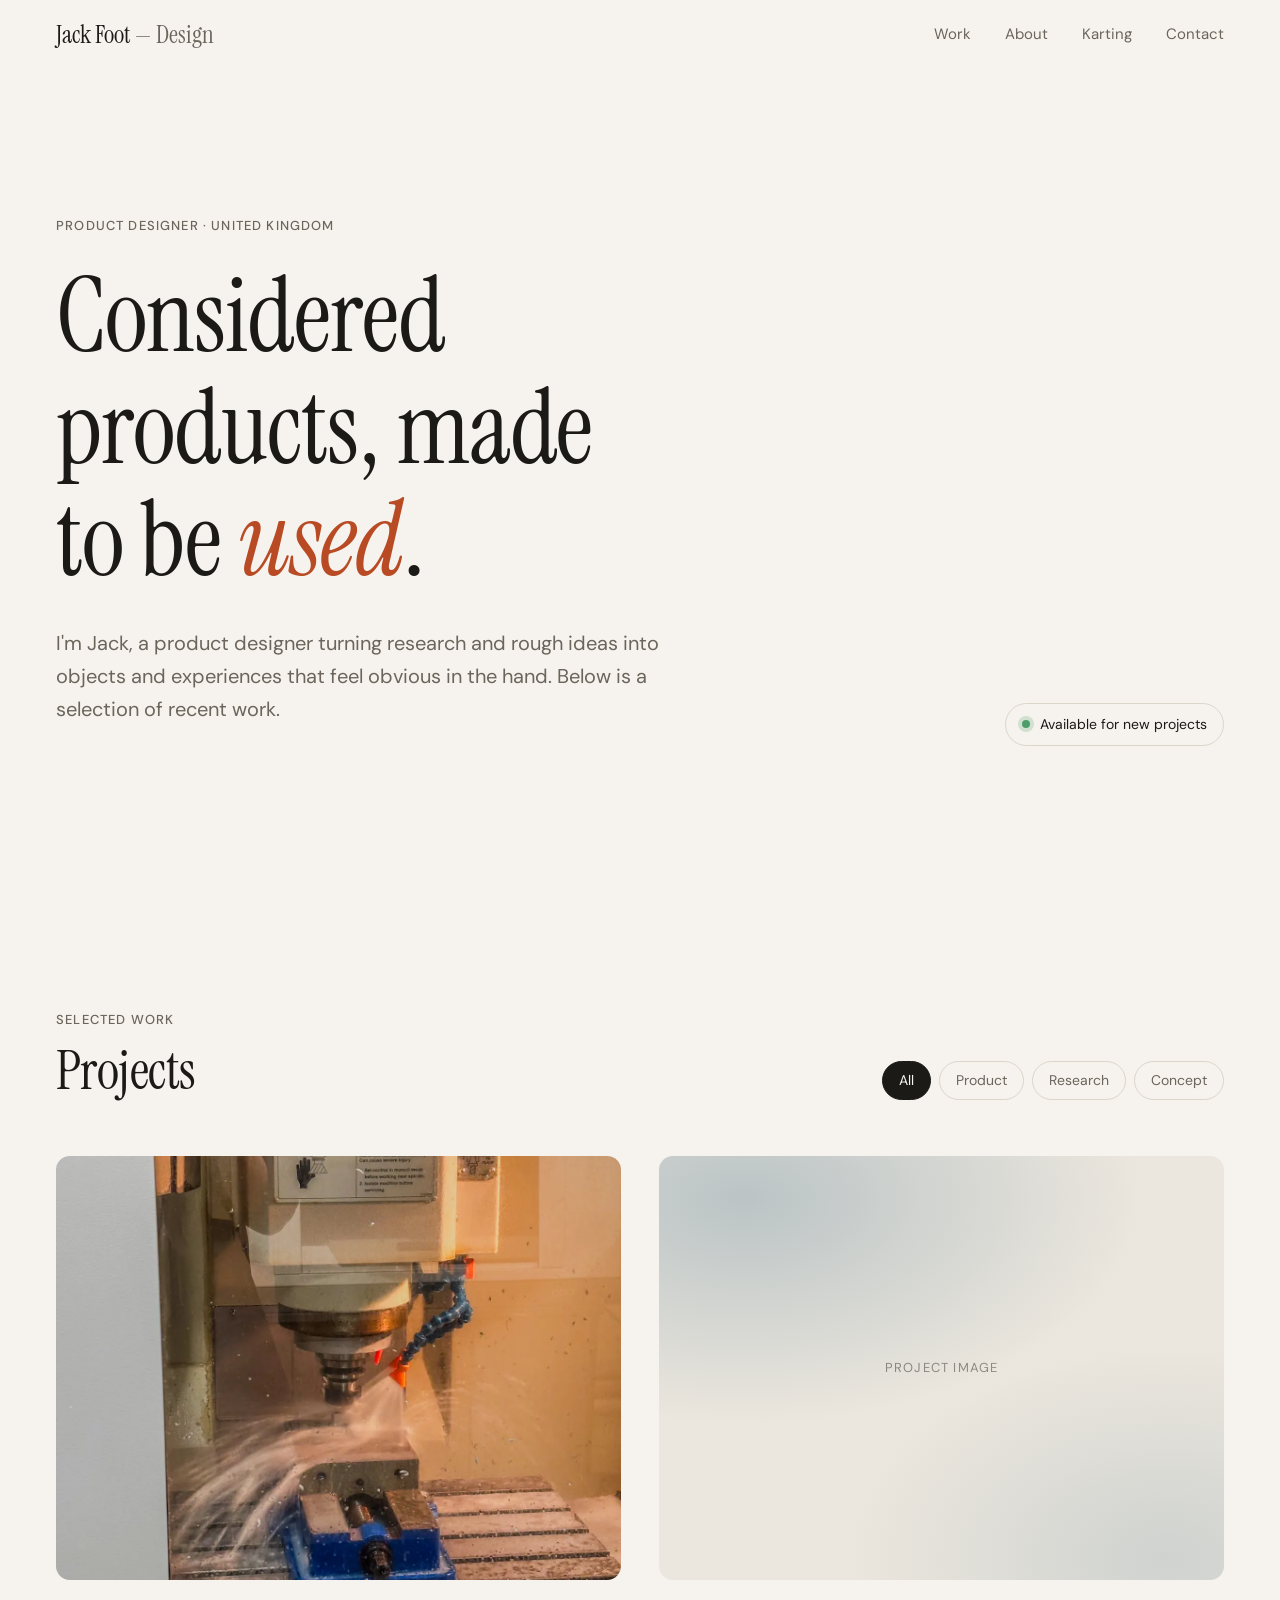
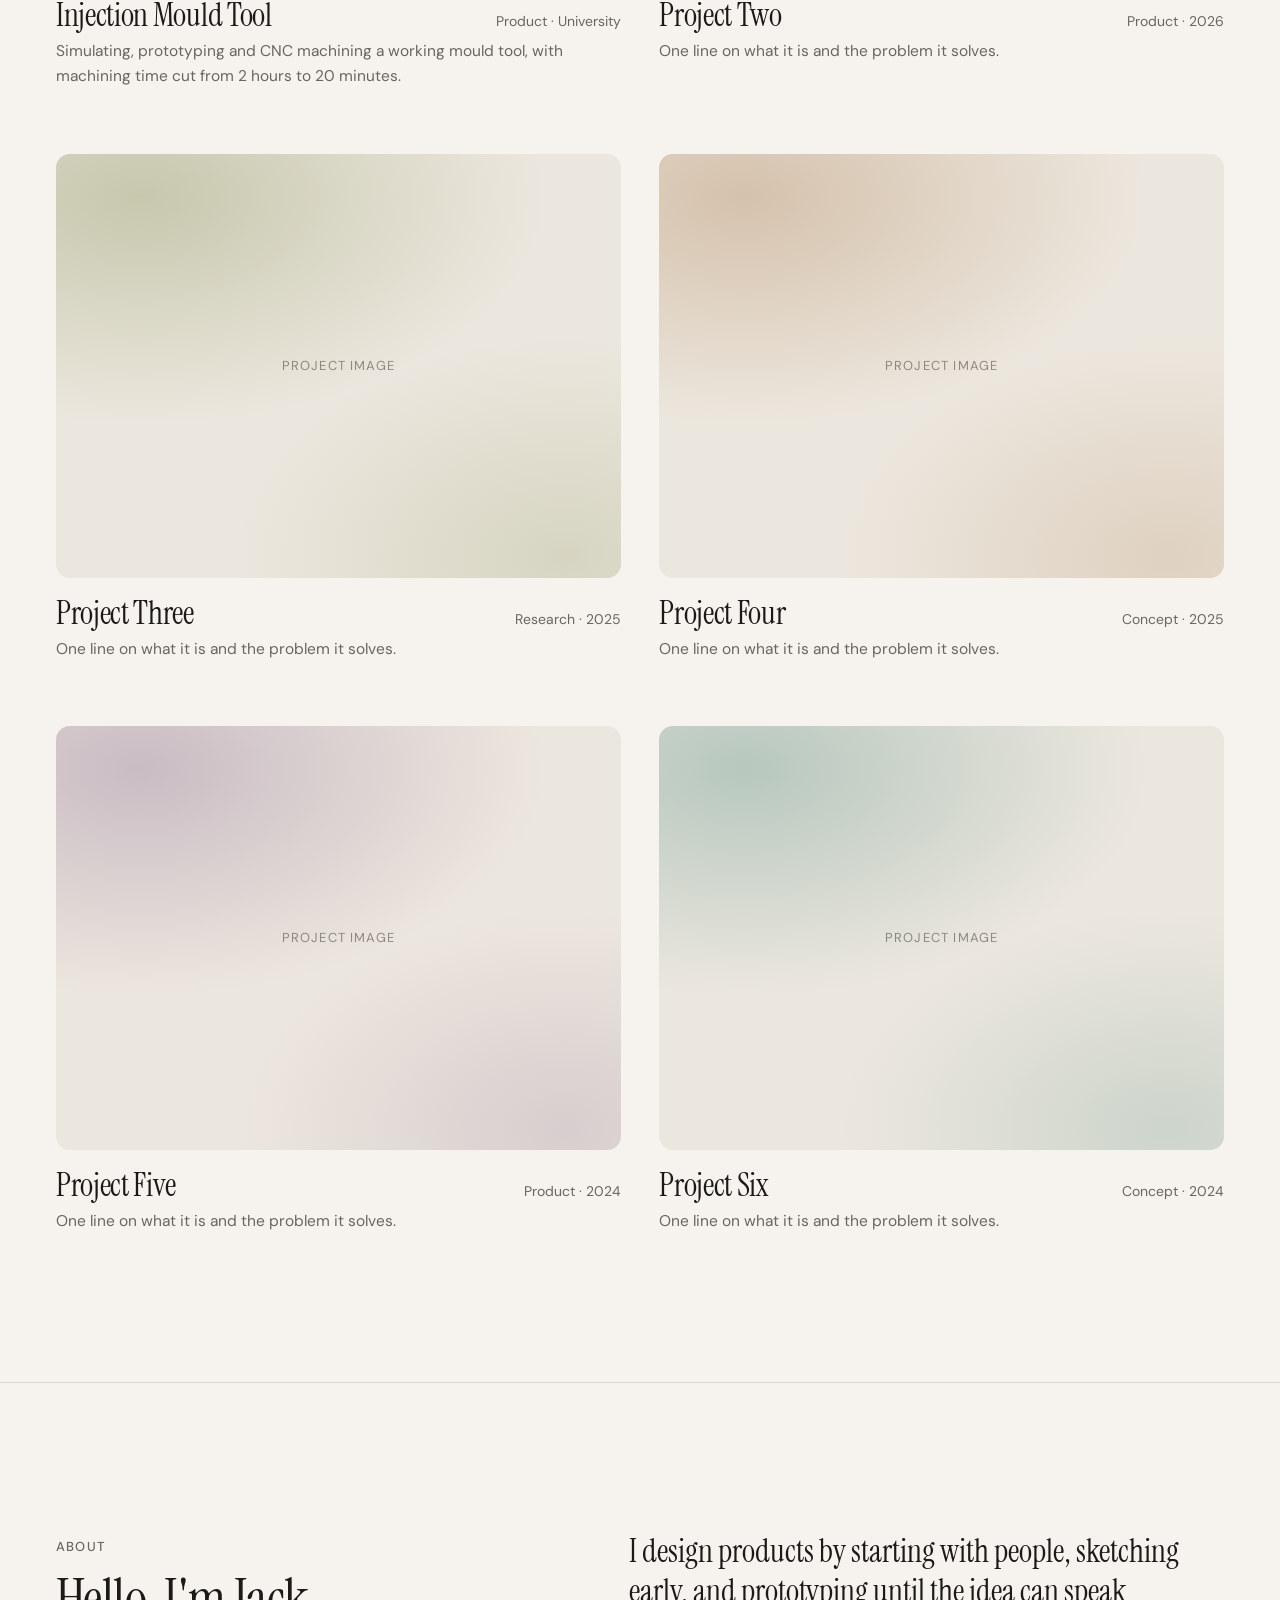
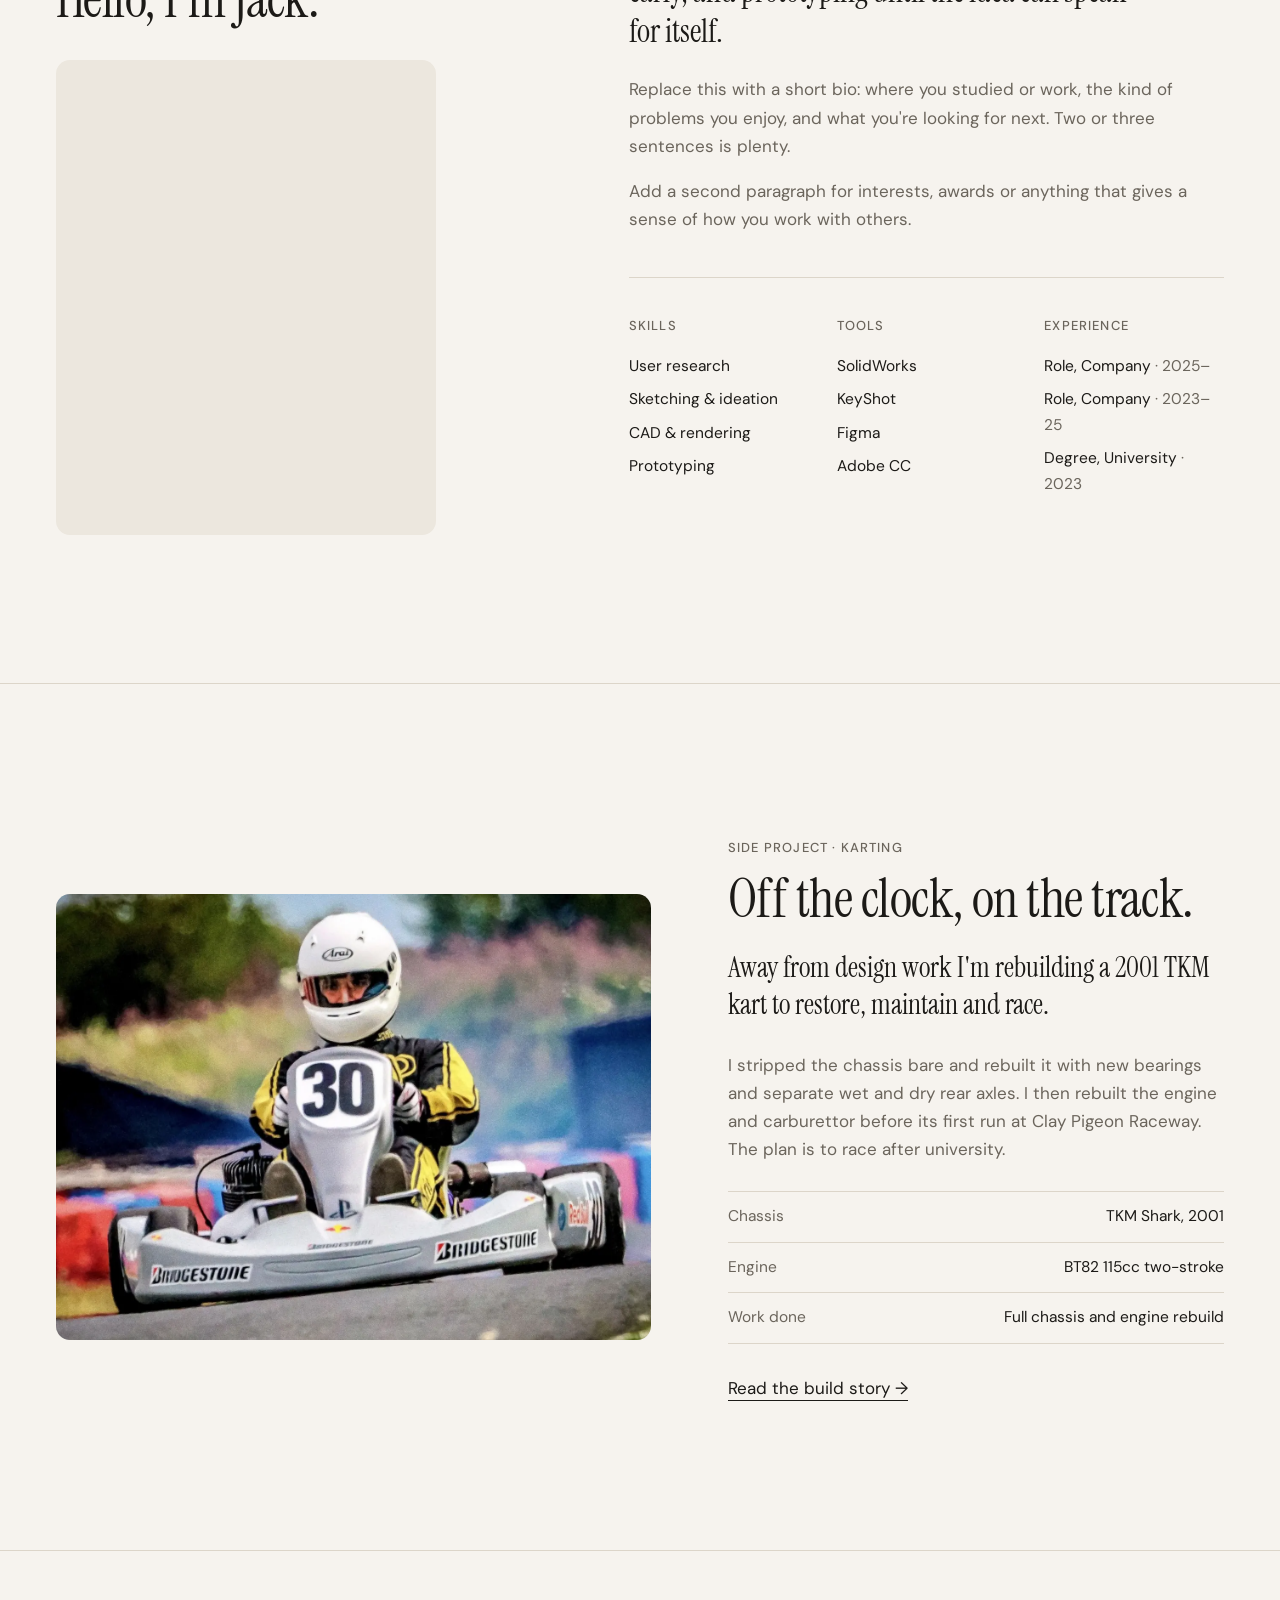
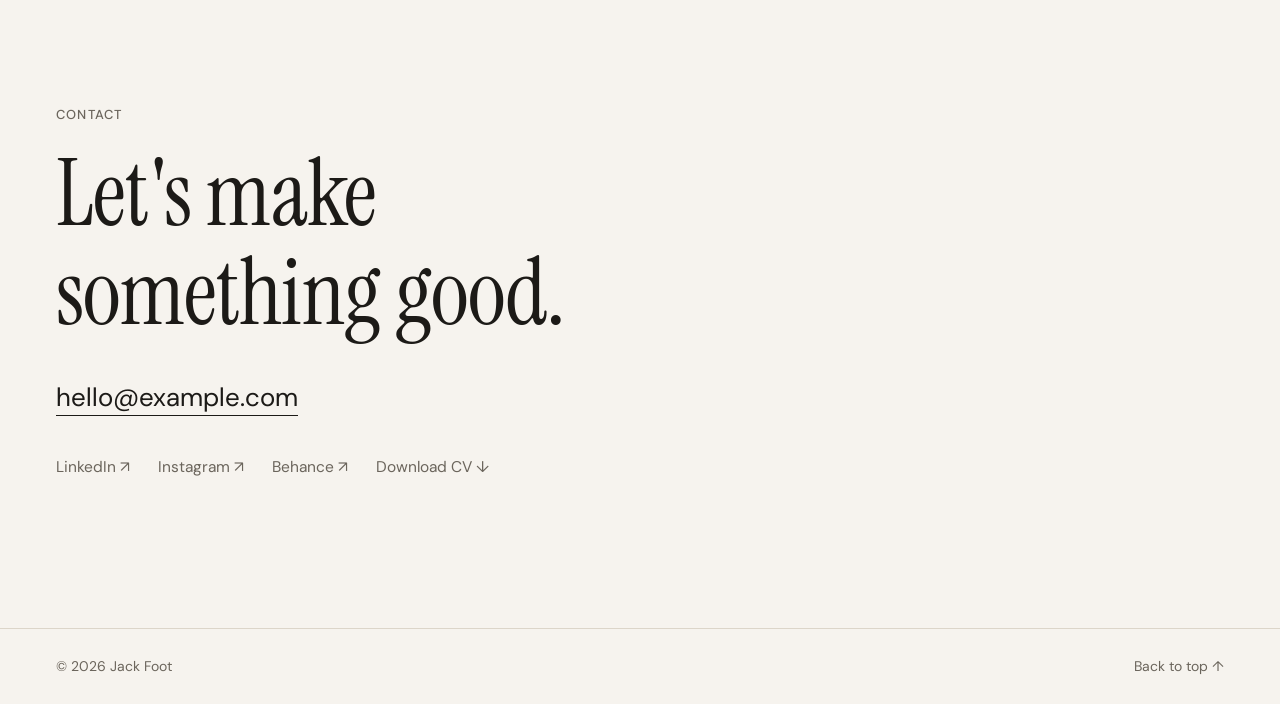
<file: index.html>
<!doctype html>
<html lang="en">
<head>
  <meta charset="utf-8">
  <meta name="viewport" content="width=device-width, initial-scale=1">
  <title>Jack Foot — Product Design Portfolio</title>
  <meta name="description" content="Portfolio of Jack Foot, a product designer. Selected work, process and contact details.">
  <meta property="og:title" content="Jack Foot — Product Design Portfolio">
  <meta property="og:description" content="Selected product design work by Jack Foot.">
  <meta property="og:type" content="website">
  <meta name="color-scheme" content="light dark">
  <link rel="icon" href="assets/img/favicon.svg" type="image/svg+xml">
  <link rel="preconnect" href="https://fonts.googleapis.com">
  <link rel="preconnect" href="https://fonts.gstatic.com" crossorigin>
  <link href="https://fonts.googleapis.com/css2?family=DM+Sans:opsz,wght@9..40,400;9..40,500&family=Instrument+Serif:ital@0;1&display=swap" rel="stylesheet">
  <link rel="stylesheet" href="assets/css/style.css">
</head>
<body>

  <header class="site-header">
    <div class="wrap">
      <a class="brand" href="./">Jack Foot <span>— Design</span></a>
      <nav class="nav" aria-label="Main">
        <a href="#work">Work</a>
        <a href="#about">About</a>
        <a href="#karting">Karting</a>
        <a href="#contact">Contact</a>
      </nav>
    </div>
  </header>

  <main>

    <!-- HERO ─ edit the headline and intro -->
    <section class="hero wrap">
      <span class="label">Product designer · United Kingdom</span>
      <h1>Considered products, made to be <em>used</em>.</h1>
      <div class="hero-foot">
        <p>I'm Jack, a product designer turning research and rough ideas into objects and experiences that feel obvious in the hand. Below is a selection of recent work.</p>
        <span class="status">Available for new projects</span>
      </div>
    </section>

    <!-- WORK ─ one <article class="card"> per project.
         data-category must match a filter button's data-filter (space-separate several).
         Swap each <div class="ph …"> for <img src="assets/img/your-image.jpg" alt="…"> -->
    <section class="section" id="work">
      <div class="wrap">
        <div class="section-head reveal">
          <div>
            <span class="label">Selected work</span>
            <h2>Projects</h2>
          </div>
          <div class="filters" role="group" aria-label="Filter projects">
            <button type="button" data-filter="all" aria-pressed="true">All</button>
            <button type="button" data-filter="product" aria-pressed="false">Product</button>
            <button type="button" data-filter="research" aria-pressed="false">Research</button>
            <button type="button" data-filter="concept" aria-pressed="false">Concept</button>
          </div>
        </div>

        <div class="work-grid">
          <article class="card reveal" data-category="product">
            <a href="projects/injection-moulding.html">
              <div class="card-media"><picture><source srcset="assets/img/im-cnc.webp" type="image/webp"><img src="assets/img/im-cnc.jpg" alt="CNC mill cutting an aluminium mould block, with coolant spraying" width="1200" height="1200" loading="lazy" decoding="async"></picture></div>
              <div class="card-body"><h3>Injection Mould Tool</h3><span class="card-meta">Product · University</span></div>
              <p>Simulating, prototyping and CNC machining a working mould tool, with machining time cut from 2 hours to 20 minutes.</p>
            </a>
          </article>

          <article class="card reveal" data-category="product research">
            <a href="projects/project-template.html">
              <div class="card-media"><div class="ph t2">Project image</div></div>
              <div class="card-body"><h3>Project Two</h3><span class="card-meta">Product · 2026</span></div>
              <p>One line on what it is and the problem it solves.</p>
            </a>
          </article>

          <article class="card reveal" data-category="research">
            <a href="projects/project-template.html">
              <div class="card-media"><div class="ph t3">Project image</div></div>
              <div class="card-body"><h3>Project Three</h3><span class="card-meta">Research · 2025</span></div>
              <p>One line on what it is and the problem it solves.</p>
            </a>
          </article>

          <article class="card reveal" data-category="concept">
            <a href="projects/project-template.html">
              <div class="card-media"><div class="ph t4">Project image</div></div>
              <div class="card-body"><h3>Project Four</h3><span class="card-meta">Concept · 2025</span></div>
              <p>One line on what it is and the problem it solves.</p>
            </a>
          </article>

          <article class="card reveal" data-category="product">
            <a href="projects/project-template.html">
              <div class="card-media"><div class="ph t5">Project image</div></div>
              <div class="card-body"><h3>Project Five</h3><span class="card-meta">Product · 2024</span></div>
              <p>One line on what it is and the problem it solves.</p>
            </a>
          </article>

          <article class="card reveal" data-category="concept">
            <a href="projects/project-template.html">
              <div class="card-media"><div class="ph t6">Project image</div></div>
              <div class="card-body"><h3>Project Six</h3><span class="card-meta">Concept · 2024</span></div>
              <p>One line on what it is and the problem it solves.</p>
            </a>
          </article>
        </div>
      </div>
    </section>

    <!-- ABOUT -->
    <section class="section" id="about">
      <div class="wrap about">
        <div class="reveal">
          <span class="label">About</span>
          <h2>Hello, I'm Jack.</h2>
          <picture class="portrait">
            <source srcset="assets/img/portrait.webp" type="image/webp">
            <img src="assets/img/portrait.jpg" alt="Portrait of Jack Foot smiling in front of a stone wall" width="900" height="900" loading="lazy" decoding="async">
          </picture>
        </div>
        <div class="reveal">
          <p class="lead">I design products by starting with people, sketching early, and prototyping until the idea can speak for itself.</p>
          <p>Replace this with a short bio: where you studied or work, the kind of problems you enjoy, and what you're looking for next. Two or three sentences is plenty.</p>
          <p>Add a second paragraph for interests, awards or anything that gives a sense of how you work with others.</p>

          <div class="cols">
            <div>
              <span class="label">Skills</span>
              <ul>
                <li>User research</li>
                <li>Sketching &amp; ideation</li>
                <li>CAD &amp; rendering</li>
                <li>Prototyping</li>
              </ul>
            </div>
            <div>
              <span class="label">Tools</span>
              <ul>
                <li>SolidWorks</li>
                <li>KeyShot</li>
                <li>Figma</li>
                <li>Adobe CC</li>
              </ul>
            </div>
            <div>
              <span class="label">Experience</span>
              <ul>
                <li>Role, Company <small>· 2025–</small></li>
                <li>Role, Company <small>· 2023–25</small></li>
                <li>Degree, University <small>· 2023</small></li>
              </ul>
            </div>
          </div>
        </div>
      </div>
    </section>

    <!-- SIDE PROJECT ─ karting -->
    <section class="section" id="karting">
      <div class="wrap side">
        <div class="side-media reveal">
          <picture><source srcset="assets/img/kart-track.webp" type="image/webp"><img src="assets/img/kart-track.jpg" alt="Jack driving the number 30 TKM kart on track" width="1400" height="1400" loading="lazy" decoding="async" style="object-position: 50% 40%"></picture>
        </div>
        <div class="reveal">
          <span class="label">Side project · Karting</span>
          <h2>Off the clock, on the track.</h2>
          <p class="lead">Away from design work I'm rebuilding a 2001 TKM kart to restore, maintain and race.</p>
          <p>I stripped the chassis bare and rebuilt it with new bearings and separate wet and dry rear axles. I then rebuilt the engine and carburettor before its first run at Clay Pigeon Raceway. The plan is to race after university.</p>
          <dl class="spec">
            <div><dt>Chassis</dt><dd>TKM Shark, 2001</dd></div>
            <div><dt>Engine</dt><dd>BT82 115cc two-stroke</dd></div>
            <div><dt>Work done</dt><dd>Full chassis and engine rebuild</dd></div>
          </dl>
          <a class="link" href="projects/karting.html">Read the build story →</a>
        </div>
      </div>
    </section>

    <!-- CONTACT ─ replace the email address and links -->
    <section class="section contact" id="contact">
      <div class="wrap reveal">
        <span class="label">Contact</span>
        <h2>Let's make something good.</h2>
        <a class="link mail" href="mailto:hello@example.com">hello@example.com</a>
        <div class="socials">
          <a href="#">LinkedIn ↗</a>
          <a href="#">Instagram ↗</a>
          <a href="#">Behance ↗</a>
          <a href="#">Download CV ↓</a>
        </div>
      </div>
    </section>

  </main>

  <footer class="site-footer">
    <div class="wrap">
      <span>© <span data-year>2026</span> Jack Foot</span>
      <a href="#top" onclick="window.scrollTo({top:0});return false;">Back to top ↑</a>
    </div>
  </footer>

  <script src="assets/js/main.js"></script>
</body>
</html>
</file>
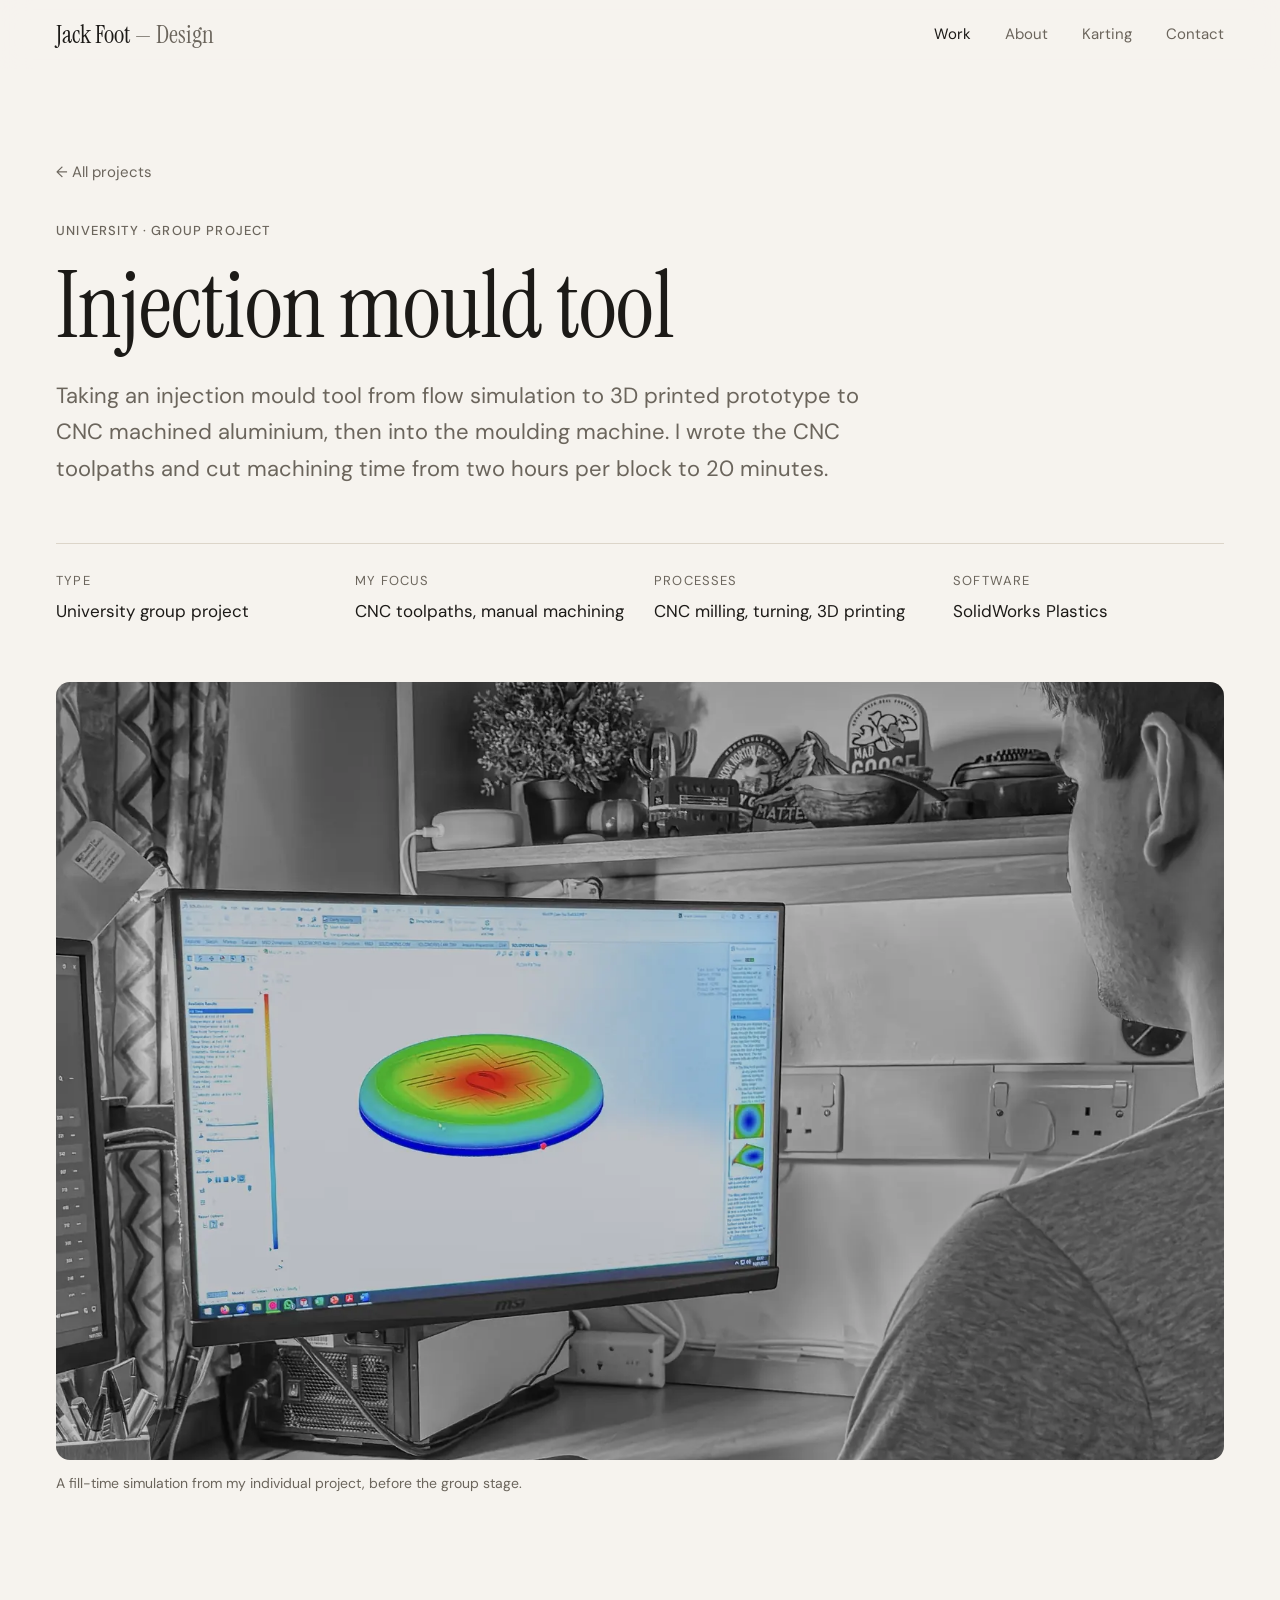
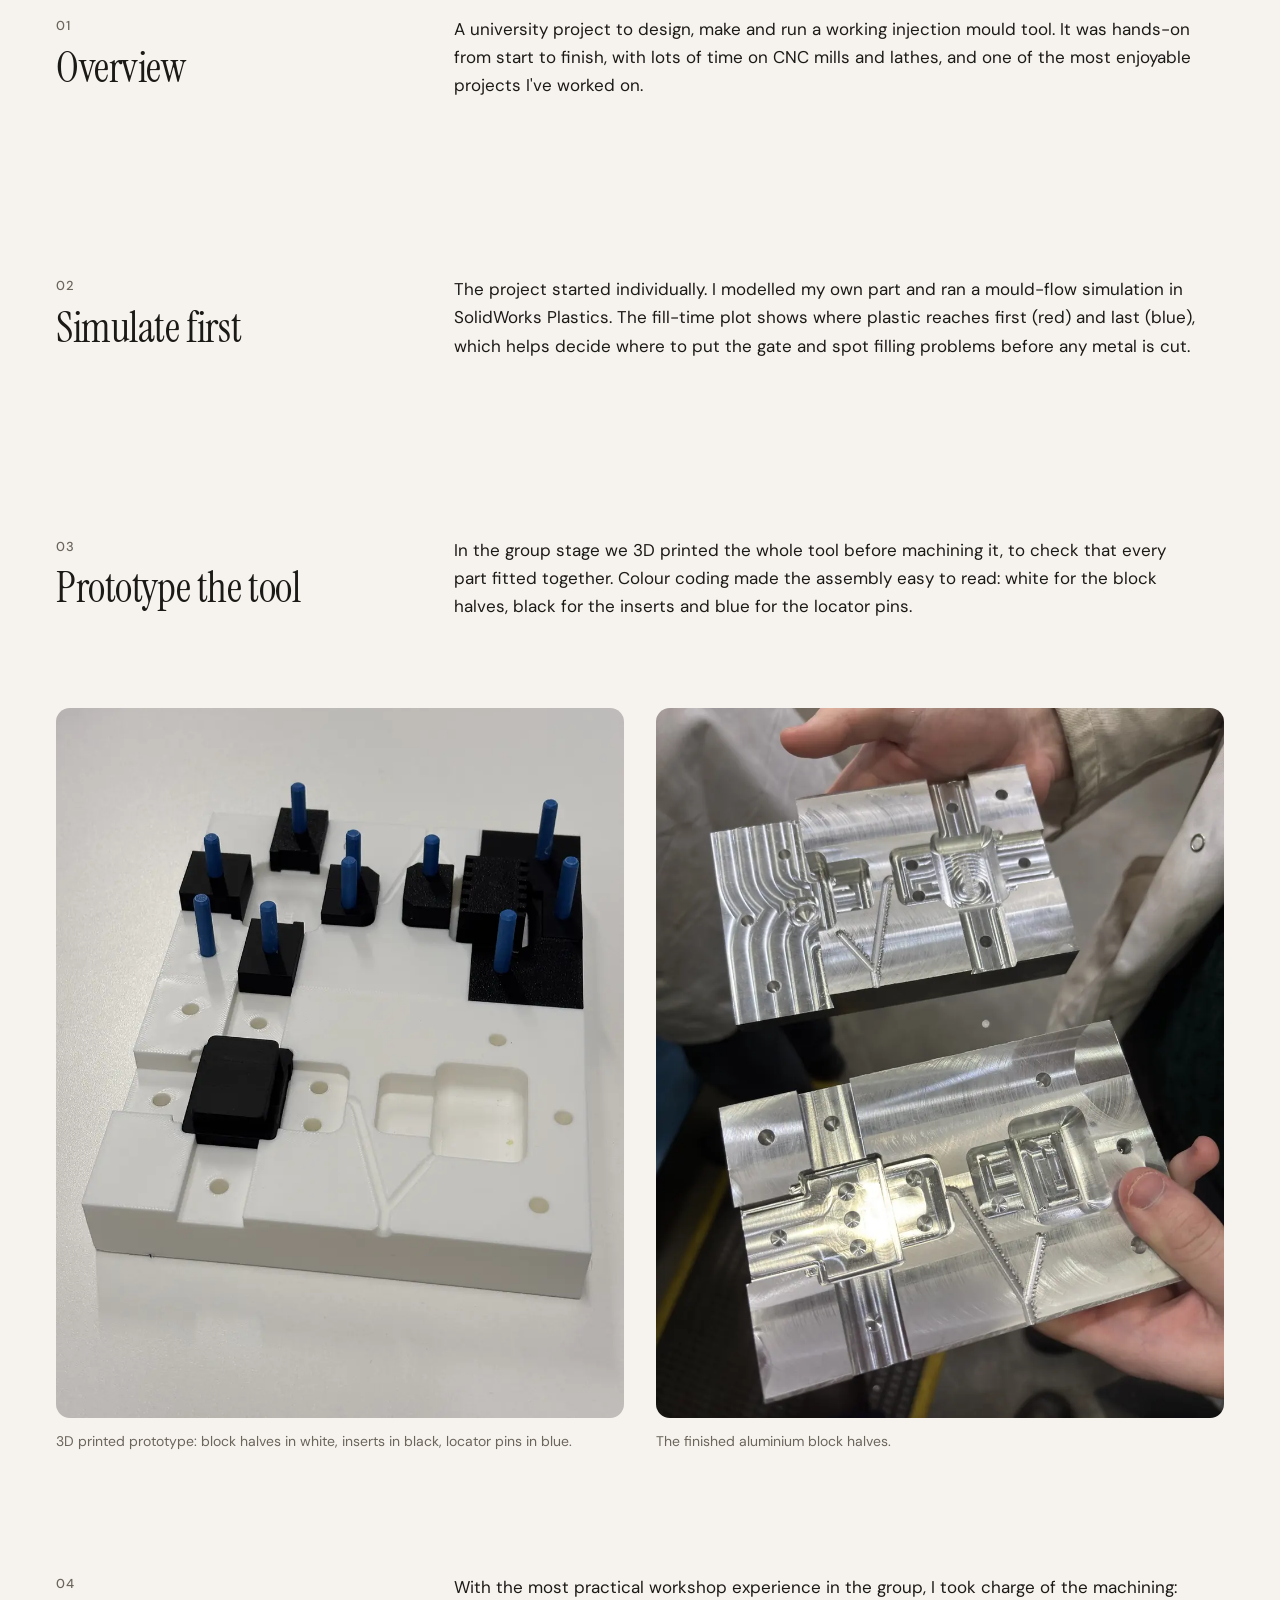
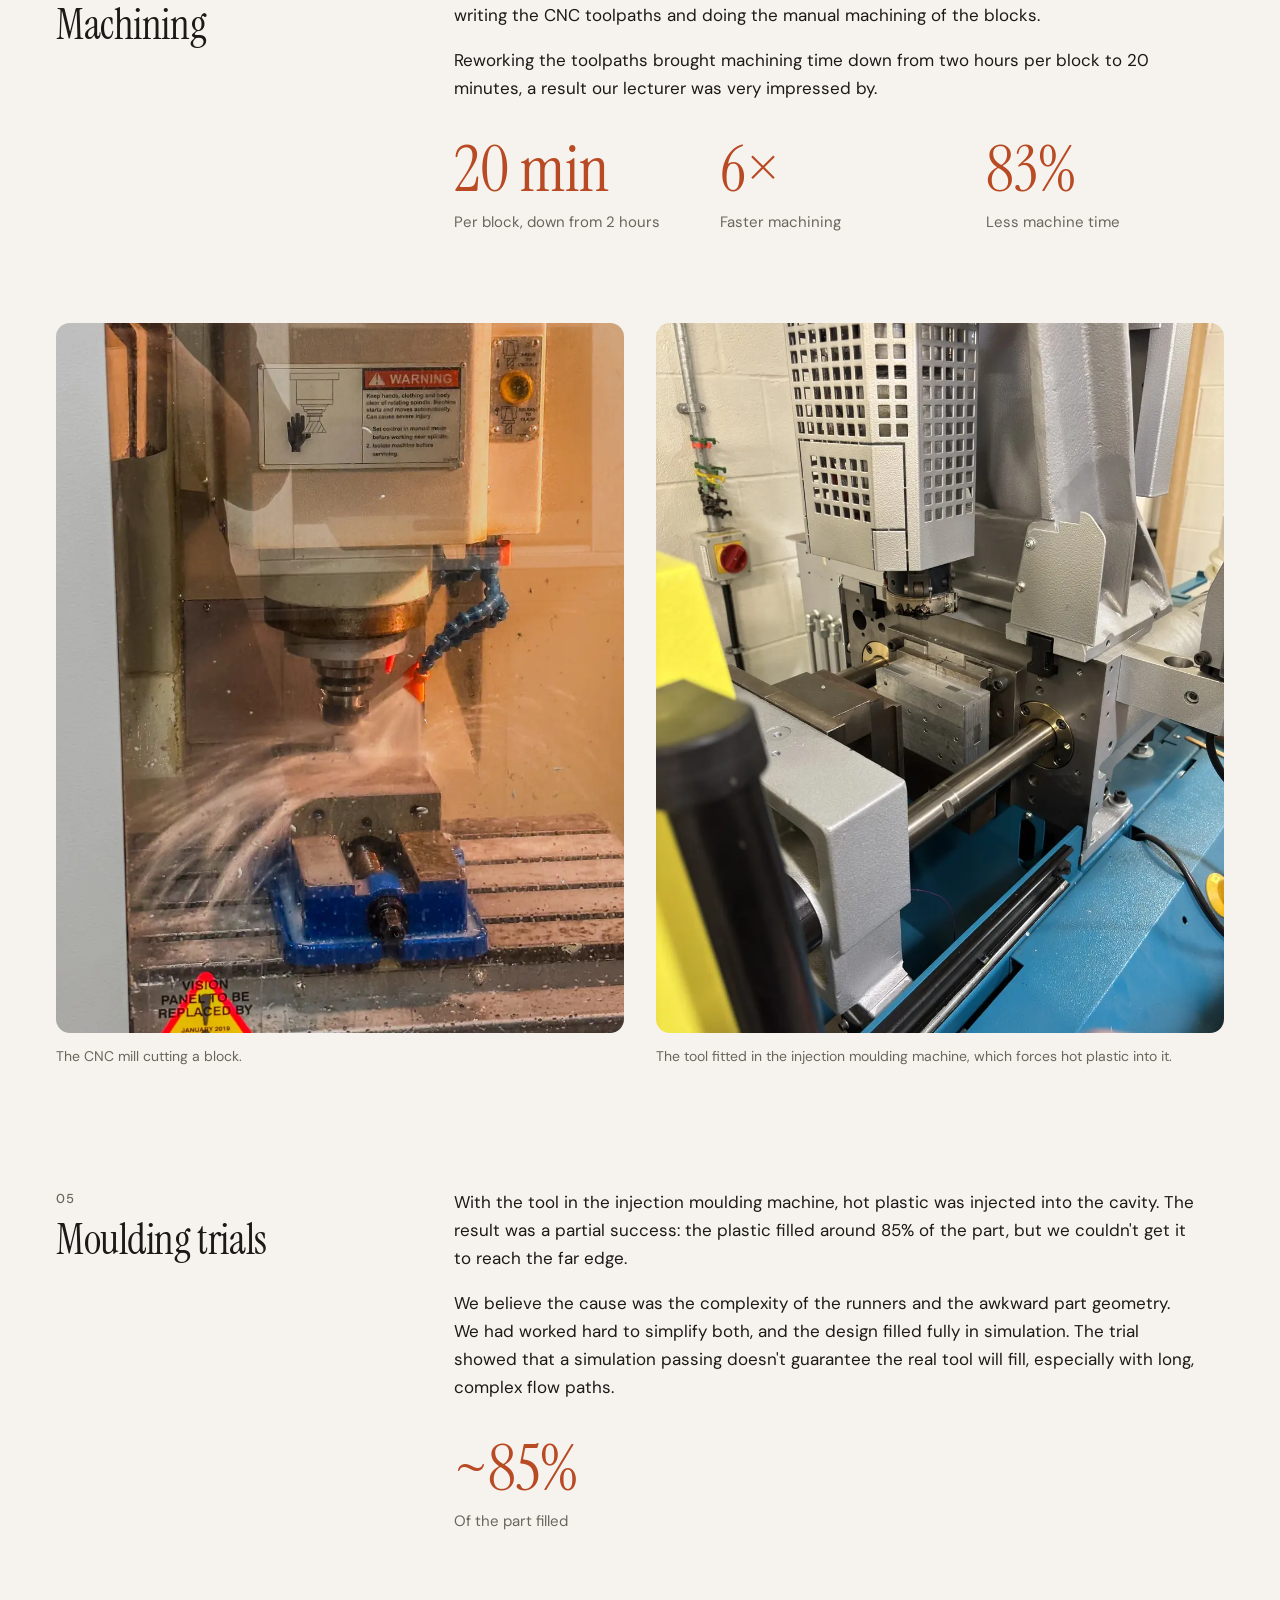
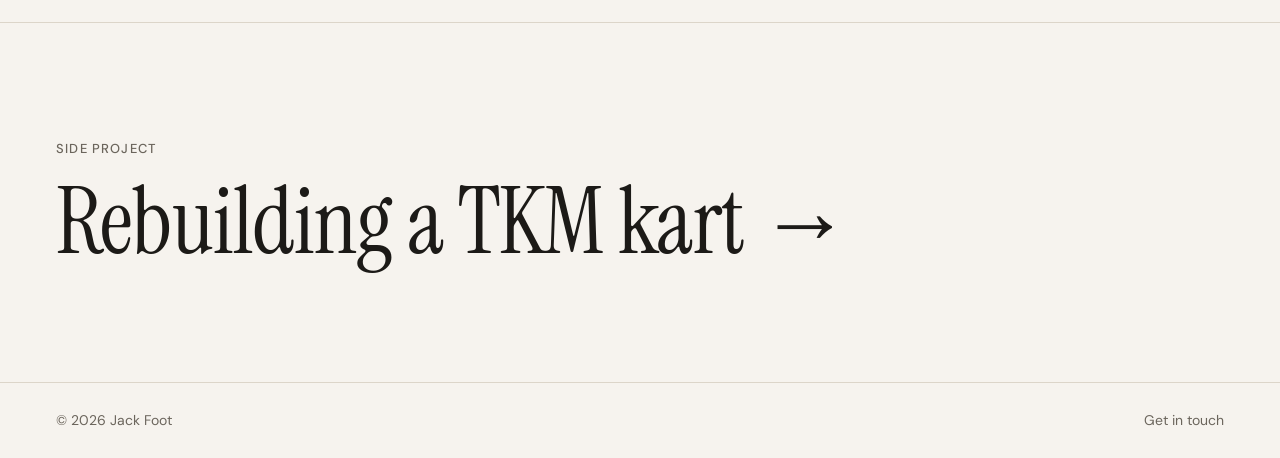
<file: projects/injection-moulding.html>
<!doctype html>
<html lang="en">
<head>
  <meta charset="utf-8">
  <meta name="viewport" content="width=device-width, initial-scale=1">
  <title>Injection Mould Tool — Jack Foot</title>
  <meta name="description" content="University group project: simulating, prototyping and CNC machining a working injection mould tool.">
  <meta name="color-scheme" content="light dark">
  <link rel="icon" href="../assets/img/favicon.svg" type="image/svg+xml">
  <link rel="preconnect" href="https://fonts.googleapis.com">
  <link rel="preconnect" href="https://fonts.gstatic.com" crossorigin>
  <link href="https://fonts.googleapis.com/css2?family=DM+Sans:opsz,wght@9..40,400;9..40,500&family=Instrument+Serif:ital@0;1&display=swap" rel="stylesheet">
  <link rel="stylesheet" href="../assets/css/style.css">
</head>
<body>

  <header class="site-header">
    <div class="wrap">
      <a class="brand" href="../">Jack Foot <span>— Design</span></a>
      <nav class="nav" aria-label="Main">
        <a href="../#work" aria-current="page">Work</a>
        <a href="../#about">About</a>
        <a href="../#karting">Karting</a>
        <a href="../#contact">Contact</a>
      </nav>
    </div>
  </header>

  <main>
    <article>

      <header class="case-hero wrap">
        <a class="back" href="../#work">← All projects</a>
        <div><span class="label">University · Group project</span></div>
        <h1>Injection mould tool</h1>
        <p class="summary">Taking an injection mould tool from flow simulation to 3D printed prototype to CNC machined aluminium, then into the moulding machine. I wrote the CNC toolpaths and cut machining time from two hours per block to 20 minutes.</p>

        <dl class="facts">
          <div><dt>Type</dt><dd>University group project</dd></div>
          <div><dt>My focus</dt><dd>CNC toolpaths, manual machining</dd></div>
          <div><dt>Processes</dt><dd>CNC milling, turning, 3D printing</dd></div>
          <div><dt>Software</dt><dd>SolidWorks Plastics</dd></div>
        </dl>
      </header>

      <div class="wrap media">
        <figure class="figure hero-32 reveal"><picture><source srcset="../assets/img/im-simulation.webp" type="image/webp"><img src="../assets/img/im-simulation.jpg" alt="Jack at his desk looking at a colour-coded fill-time simulation of a moulded part in SolidWorks Plastics" width="1600" height="1200" decoding="async" style="object-position: 50% 45%"></picture><figcaption>A fill-time simulation from my individual project, before the group stage.</figcaption></figure>
      </div>

      <div class="wrap">
        <section class="block reveal">
          <div><span class="label">01</span><h2>Overview</h2></div>
          <div>
            <p>A university project to design, make and run a working injection mould tool. It was hands-on from start to finish, with lots of time on CNC mills and lathes, and one of the most enjoyable projects I've worked on.</p>
          </div>
        </section>

        <section class="block reveal">
          <div><span class="label">02</span><h2>Simulate first</h2></div>
          <div>
            <p>The project started individually. I modelled my own part and ran a mould-flow simulation in SolidWorks Plastics. The fill-time plot shows where plastic reaches first (red) and last (blue), which helps decide where to put the gate and spot filling problems before any metal is cut.</p>
          </div>
        </section>

        <section class="block reveal">
          <div><span class="label">03</span><h2>Prototype the tool</h2></div>
          <div>
            <p>In the group stage we 3D printed the whole tool before machining it, to check that every part fitted together. Colour coding made the assembly easy to read: white for the block halves, black for the inserts and blue for the locator pins.</p>
          </div>
        </section>
      </div>

      <div class="wrap media">
        <div class="figure-pair">
          <figure class="figure tall reveal"><picture><source srcset="../assets/img/im-printed-prototype.webp" type="image/webp"><img src="../assets/img/im-printed-prototype.jpg" alt="3D printed prototype of the mould tool, with white block halves, black inserts and blue locator pins" width="1000" height="1333" loading="lazy" decoding="async"></picture><figcaption>3D printed prototype: block halves in white, inserts in black, locator pins in blue.</figcaption></figure>
          <figure class="figure tall reveal"><picture><source srcset="../assets/img/im-aluminium-halves.webp" type="image/webp"><img src="../assets/img/im-aluminium-halves.jpg" alt="The two finished CNC machined aluminium mould block halves held in hand" width="1000" height="1333" loading="lazy" decoding="async"></picture><figcaption>The finished aluminium block halves.</figcaption></figure>
        </div>
      </div>

      <div class="wrap">
        <section class="block reveal">
          <div><span class="label">04</span><h2>Machining</h2></div>
          <div>
            <p>With the most practical workshop experience in the group, I took charge of the machining: writing the CNC toolpaths and doing the manual machining of the blocks.</p>
            <p>Reworking the toolpaths brought machining time down from two hours per block to 20 minutes, a result our lecturer was very impressed by.</p>
            <div class="stats">
              <div><strong>20 min</strong><span>Per block, down from 2 hours</span></div>
              <div><strong>6×</strong><span>Faster machining</span></div>
              <div><strong>83%</strong><span>Less machine time</span></div>
            </div>
          </div>
        </section>
      </div>

      <div class="wrap media">
        <div class="figure-pair">
          <figure class="figure tall reveal"><picture><source srcset="../assets/img/im-cnc.webp" type="image/webp"><img src="../assets/img/im-cnc.jpg" alt="CNC milling machine cutting a block held in a vice, with coolant spraying" width="1200" height="1200" loading="lazy" decoding="async"></picture><figcaption>The CNC mill cutting a block.</figcaption></figure>
          <figure class="figure tall reveal"><picture><source srcset="../assets/img/im-machine.webp" type="image/webp"><img src="../assets/img/im-machine.jpg" alt="Injection moulding machine with the aluminium mould tool fitted between the platens" width="1000" height="1333" loading="lazy" decoding="async"></picture><figcaption>The tool fitted in the injection moulding machine, which forces hot plastic into it.</figcaption></figure>
        </div>
      </div>

      <div class="wrap">
        <section class="block reveal">
          <div><span class="label">05</span><h2>Moulding trials</h2></div>
          <div>
            <p>With the tool in the injection moulding machine, hot plastic was injected into the cavity. The result was a partial success: the plastic filled around 85% of the part, but we couldn't get it to reach the far edge.</p>
            <p>We believe the cause was the complexity of the runners and the awkward part geometry. We had worked hard to simplify both, and the design filled fully in simulation. The trial showed that a simulation passing doesn't guarantee the real tool will fill, especially with long, complex flow paths.</p>
            <div class="stats">
              <div><strong>~85%</strong><span>Of the part filled</span></div>
            </div>
          </div>
        </section>
      </div>

    </article>

    <nav class="next" aria-label="Next project">
      <div class="wrap">
        <a href="karting.html">
          <span class="label">Side project</span>
          <h2>Rebuilding a TKM kart →</h2>
        </a>
      </div>
    </nav>
  </main>

  <footer class="site-footer">
    <div class="wrap">
      <span>© <span data-year>2026</span> Jack Foot</span>
      <a href="../#contact">Get in touch</a>
    </div>
  </footer>

  <script src="../assets/js/main.js"></script>
</body>
</html>
</file>
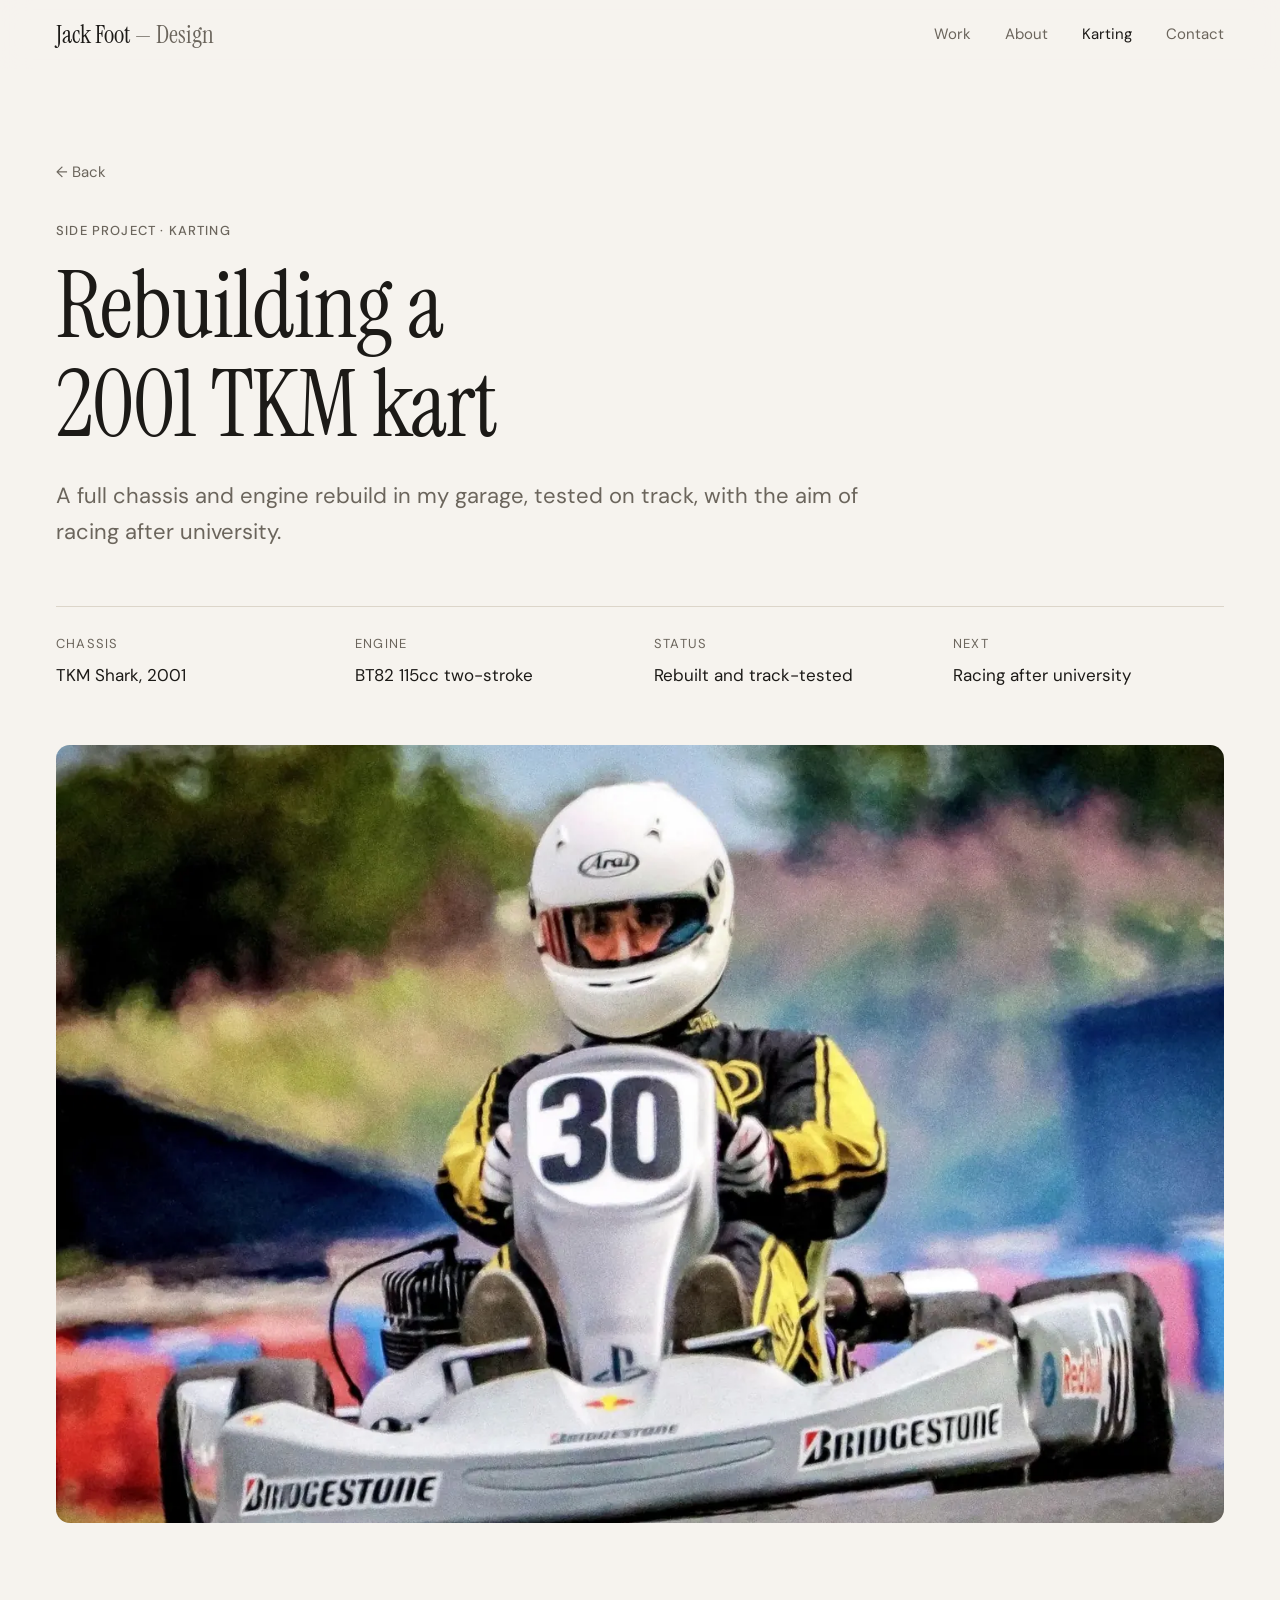
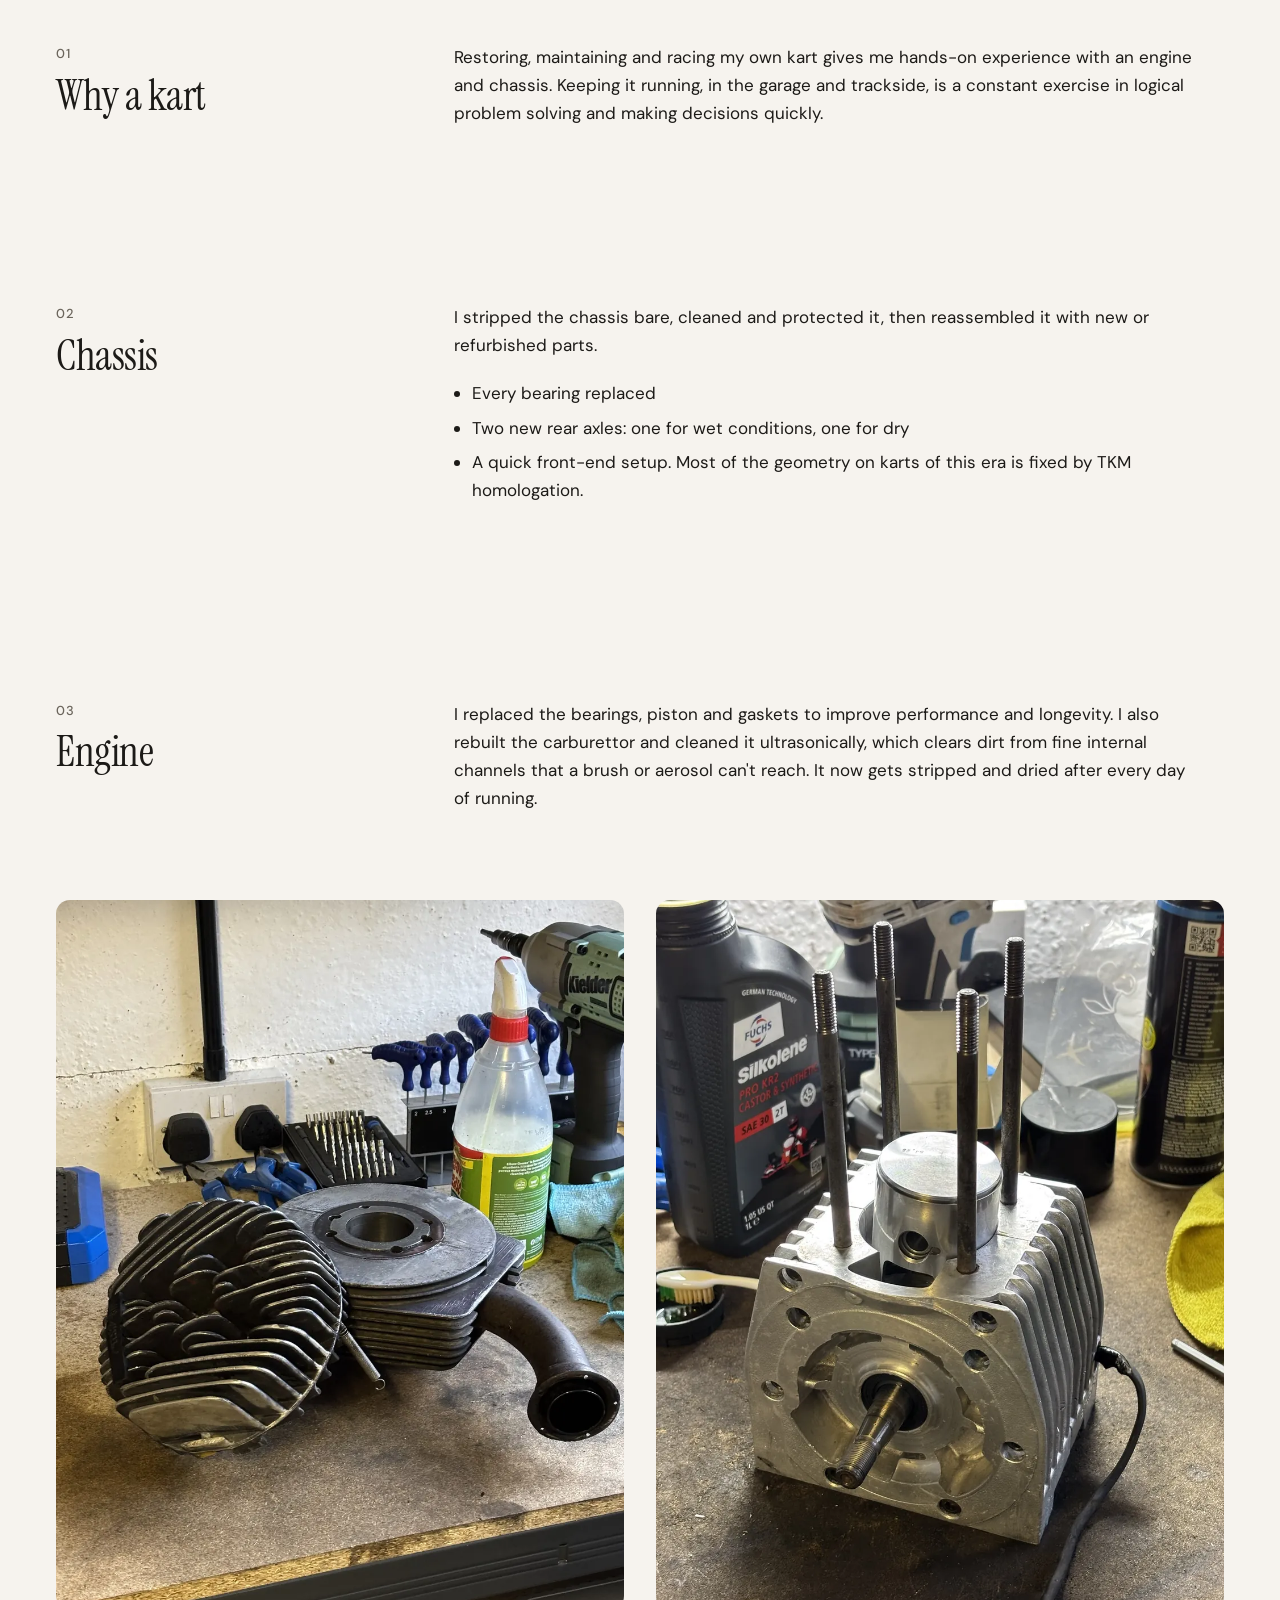
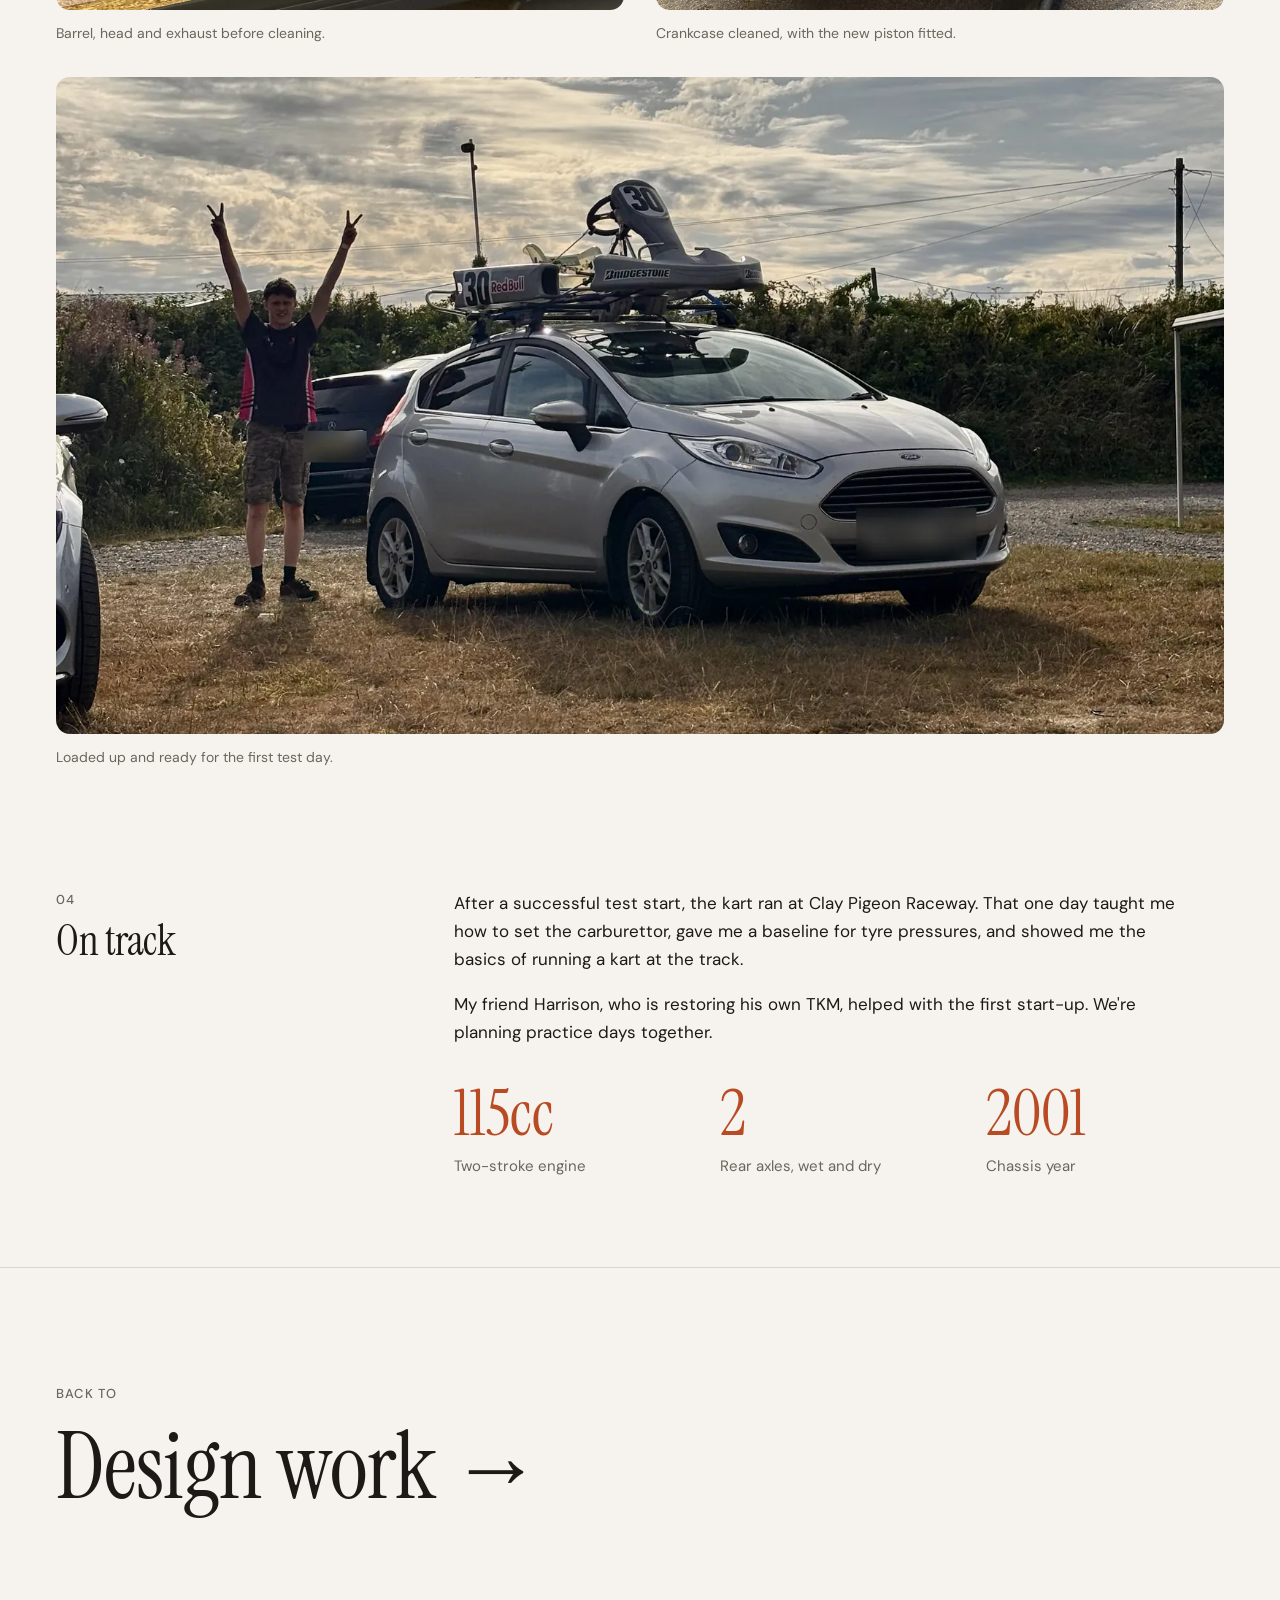
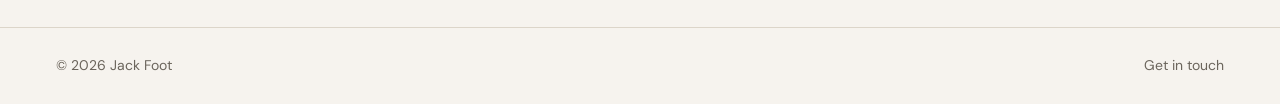
<file: projects/karting.html>
<!doctype html>
<html lang="en">
<head>
  <meta charset="utf-8">
  <meta name="viewport" content="width=device-width, initial-scale=1">
  <!-- KARTING SIDE PROJECT -->
  <title>Karting: TKM kart rebuild — Jack Foot</title>
  <meta name="description" content="Side project: rebuilding a 2001 TKM kart with a BT82 115cc two-stroke engine, chassis to carburettor.">
  <meta name="color-scheme" content="light dark">
  <link rel="icon" href="../assets/img/favicon.svg" type="image/svg+xml">
  <link rel="preconnect" href="https://fonts.googleapis.com">
  <link rel="preconnect" href="https://fonts.gstatic.com" crossorigin>
  <link href="https://fonts.googleapis.com/css2?family=DM+Sans:opsz,wght@9..40,400;9..40,500&family=Instrument+Serif:ital@0;1&display=swap" rel="stylesheet">
  <link rel="stylesheet" href="../assets/css/style.css">
</head>
<body>

  <header class="site-header">
    <div class="wrap">
      <a class="brand" href="../">Jack Foot <span>— Design</span></a>
      <nav class="nav" aria-label="Main">
        <a href="../#work">Work</a>
        <a href="../#about">About</a>
        <a href="../#karting" aria-current="page">Karting</a>
        <a href="../#contact">Contact</a>
      </nav>
    </div>
  </header>

  <main>
    <article>

      <!-- TITLE + KEY FACTS -->
      <header class="case-hero wrap">
        <a class="back" href="../#karting">← Back</a>
        <div><span class="label">Side project · Karting</span></div>
        <h1>Rebuilding a 2001 TKM kart</h1>
        <p class="summary">A full chassis and engine rebuild in my garage, tested on track, with the aim of racing after university.</p>

        <dl class="facts">
          <div><dt>Chassis</dt><dd>TKM Shark, 2001</dd></div>
          <div><dt>Engine</dt><dd>BT82 115cc two-stroke</dd></div>
          <div><dt>Status</dt><dd>Rebuilt and track-tested</dd></div>
          <div><dt>Next</dt><dd>Racing after university</dd></div>
        </dl>
      </header>

      <div class="wrap media">
        <figure class="figure hero-32 reveal"><picture><source srcset="../assets/img/kart-track.webp" type="image/webp"><img src="../assets/img/kart-track.jpg" alt="Jack driving the number 30 TKM kart on track" width="1400" height="1400" loading="lazy" decoding="async" style="object-position: 50% 30%"></picture></figure>
      </div>

      <div class="wrap">
        <section class="block reveal">
          <div><span class="label">01</span><h2>Why a kart</h2></div>
          <div>
            <p>Restoring, maintaining and racing my own kart gives me hands-on experience with an engine and chassis. Keeping it running, in the garage and trackside, is a constant exercise in logical problem solving and making decisions quickly.</p>
          </div>
        </section>

        <section class="block reveal">
          <div><span class="label">02</span><h2>Chassis</h2></div>
          <div>
            <p>I stripped the chassis bare, cleaned and protected it, then reassembled it with new or refurbished parts.</p>
            <ul>
              <li>Every bearing replaced</li>
              <li>Two new rear axles: one for wet conditions, one for dry</li>
              <li>A quick front-end setup. Most of the geometry on karts of this era is fixed by TKM homologation.</li>
            </ul>
          </div>
        </section>
      </div>

      <div class="wrap">
        <section class="block reveal">
          <div><span class="label">03</span><h2>Engine</h2></div>
          <div>
            <p>I replaced the bearings, piston and gaskets to improve performance and longevity. I also rebuilt the carburettor and cleaned it ultrasonically, which clears dirt from fine internal channels that a brush or aerosol can't reach. It now gets stripped and dried after every day of running.</p>
          </div>
        </section>
      </div>

      <div class="wrap media">
        <div class="figure-pair">
          <figure class="figure tall reveal"><picture><source srcset="../assets/img/kart-engine-before.webp" type="image/webp"><img src="../assets/img/kart-engine-before.jpg" alt="Engine barrel, cylinder head and exhaust on a workbench before cleaning" width="1000" height="1333" loading="lazy" decoding="async"></picture><figcaption>Barrel, head and exhaust before cleaning.</figcaption></figure>
          <figure class="figure tall reveal"><picture><source srcset="../assets/img/kart-engine-rebuilt.webp" type="image/webp"><img src="../assets/img/kart-engine-rebuilt.jpg" alt="Cleaned engine crankcase with the new piston fitted" width="1000" height="1333" loading="lazy" decoding="async"></picture><figcaption>Crankcase cleaned, with the new piston fitted.</figcaption></figure>
        </div>
      </div>

      <div class="wrap media">
        <figure class="figure reveal"><picture><source srcset="../assets/img/kart-transport.webp" type="image/webp"><img src="../assets/img/kart-transport.jpg" alt="Jack celebrating beside a car with the kart strapped to the roof rack" width="1600" height="1200" loading="lazy" decoding="async" style="object-position: 50% 62%"></picture><figcaption>Loaded up and ready for the first test day.</figcaption></figure>
      </div>

      <div class="wrap">
        <section class="block reveal">
          <div><span class="label">04</span><h2>On track</h2></div>
          <div>
            <p>After a successful test start, the kart ran at Clay Pigeon Raceway. That one day taught me how to set the carburettor, gave me a baseline for tyre pressures, and showed me the basics of running a kart at the track.</p>
            <p>My friend Harrison, who is restoring his own TKM, helped with the first start-up. We're planning practice days together.</p>
            <div class="stats">
              <div><strong>115cc</strong><span>Two-stroke engine</span></div>
              <div><strong>2</strong><span>Rear axles, wet and dry</span></div>
              <div><strong>2001</strong><span>Chassis year</span></div>
            </div>
          </div>
        </section>
      </div>

    </article>

    <!-- NEXT PROJECT ─ point this at the next case study -->
    <nav class="next" aria-label="Next project">
      <div class="wrap">
        <a href="../#work">
          <span class="label">Back to</span>
          <h2>Design work →</h2>
        </a>
      </div>
    </nav>
  </main>

  <footer class="site-footer">
    <div class="wrap">
      <span>© <span data-year>2026</span> Jack Foot</span>
      <a href="../#contact">Get in touch</a>
    </div>
  </footer>

  <script src="../assets/js/main.js"></script>
</body>
</html>
</file>
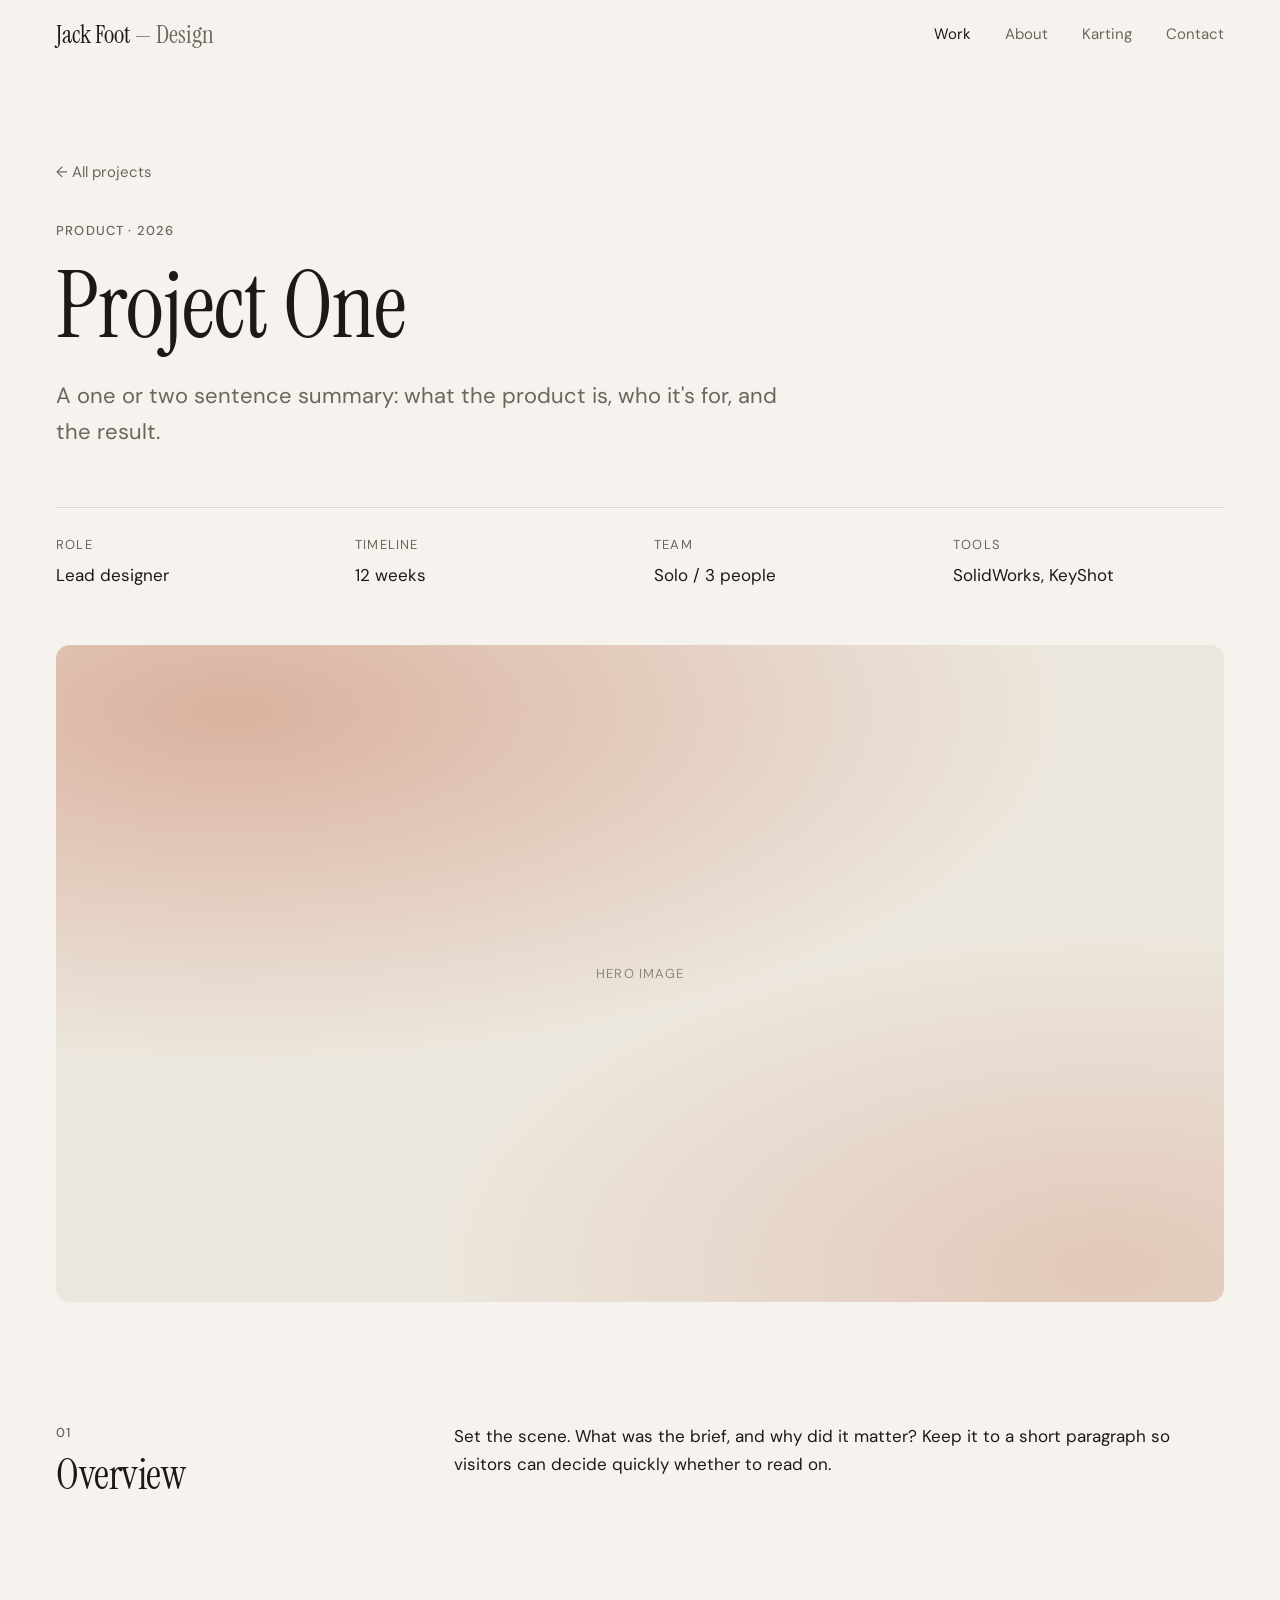
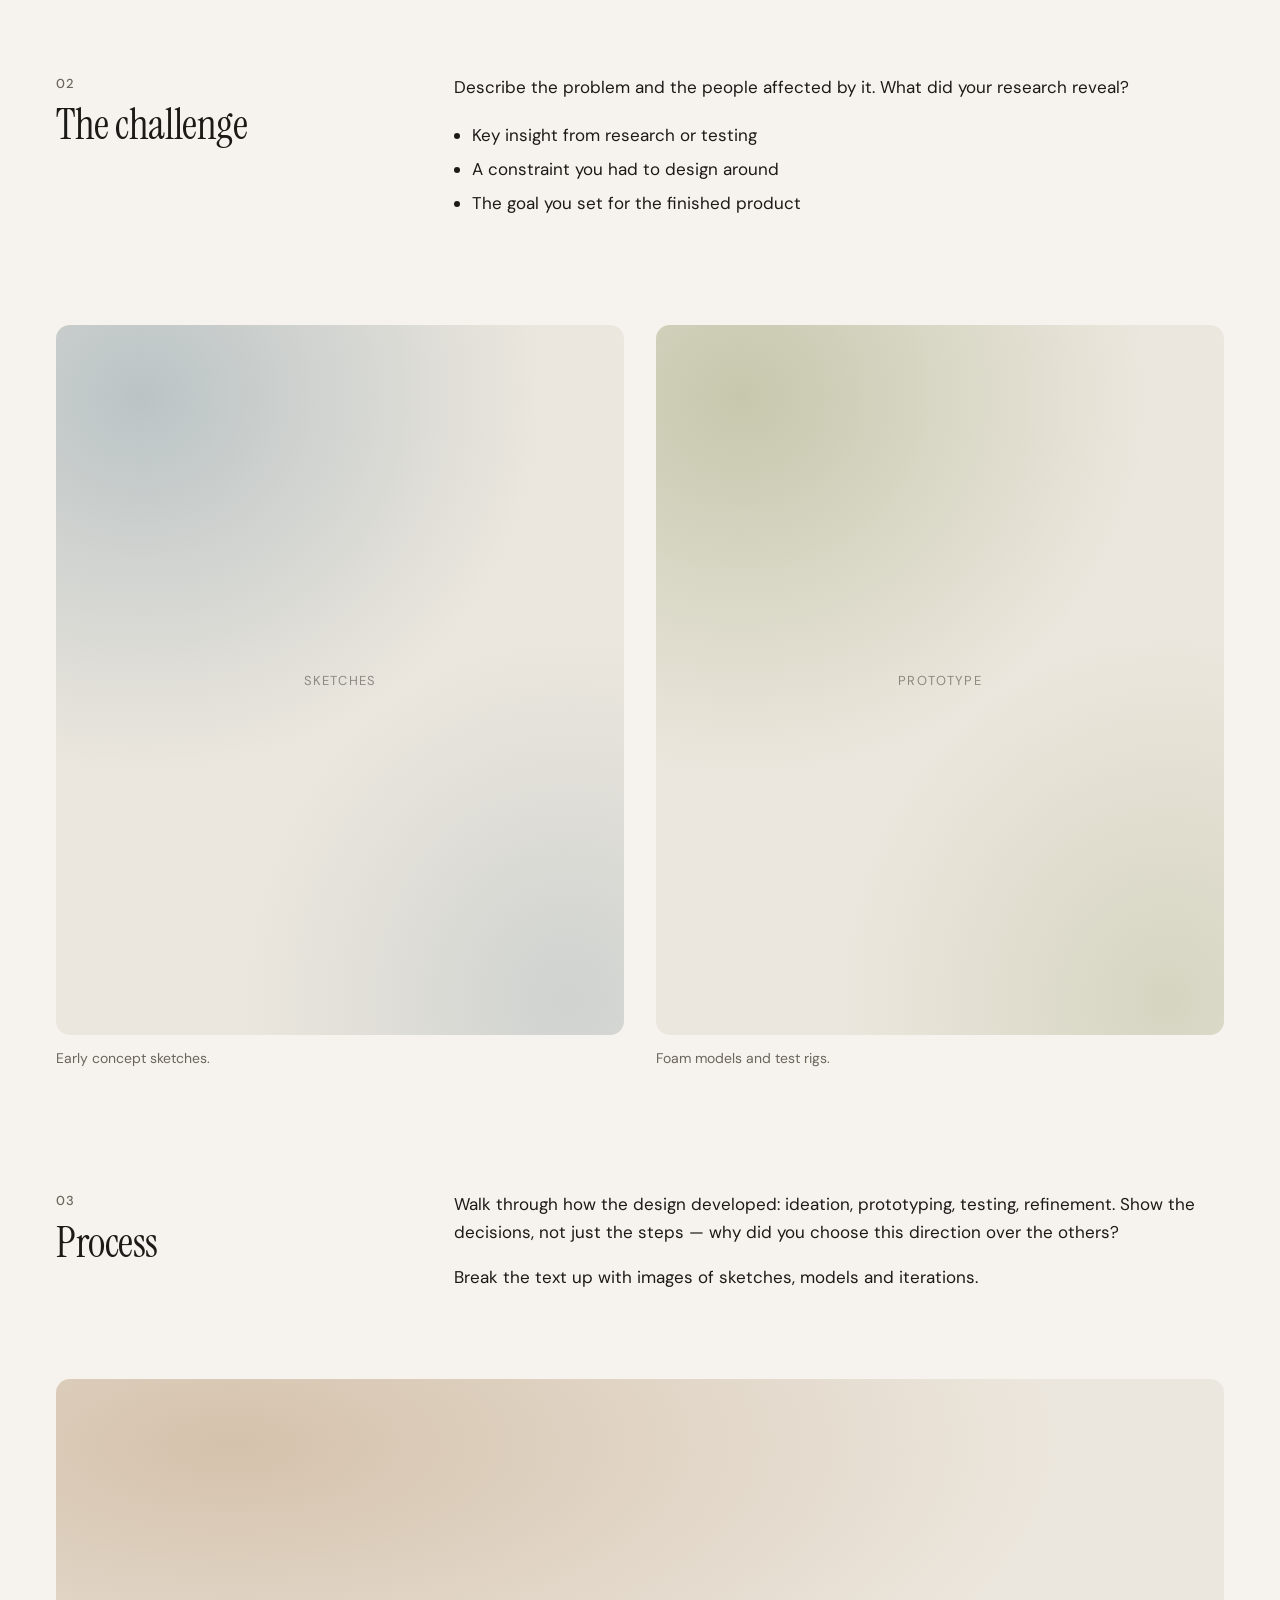
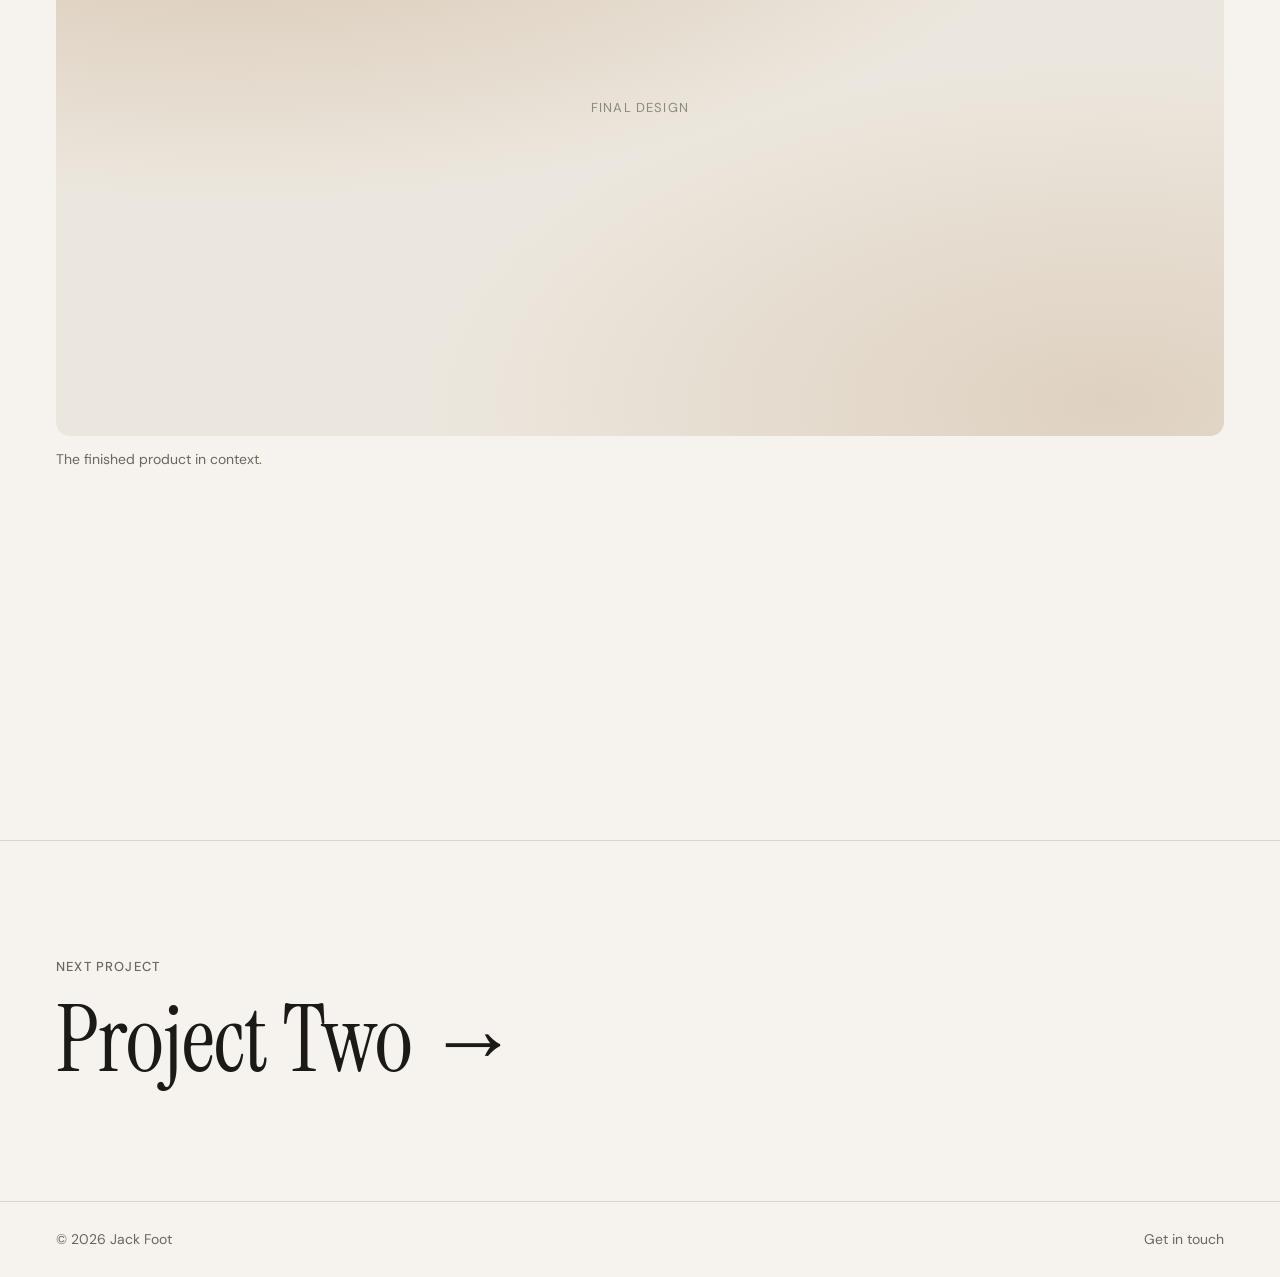
<file: projects/project-template.html>
<!doctype html>
<html lang="en">
<head>
  <meta charset="utf-8">
  <meta name="viewport" content="width=device-width, initial-scale=1">
  <!-- CASE STUDY TEMPLATE ─ duplicate this file for each project (e.g. projects/kettle.html),
       then point the matching card in index.html at the new file. -->
  <title>Project One — Jack Foot</title>
  <meta name="description" content="Case study: one-sentence summary of the project.">
  <meta name="color-scheme" content="light dark">
  <link rel="icon" href="../assets/img/favicon.svg" type="image/svg+xml">
  <link rel="preconnect" href="https://fonts.googleapis.com">
  <link rel="preconnect" href="https://fonts.gstatic.com" crossorigin>
  <link href="https://fonts.googleapis.com/css2?family=DM+Sans:opsz,wght@9..40,400;9..40,500&family=Instrument+Serif:ital@0;1&display=swap" rel="stylesheet">
  <link rel="stylesheet" href="../assets/css/style.css">
</head>
<body>

  <header class="site-header">
    <div class="wrap">
      <a class="brand" href="../">Jack Foot <span>— Design</span></a>
      <nav class="nav" aria-label="Main">
        <a href="../#work" aria-current="page">Work</a>
        <a href="../#about">About</a>
        <a href="../#karting">Karting</a>
        <a href="../#contact">Contact</a>
      </nav>
    </div>
  </header>

  <main>
    <article>

      <!-- TITLE + KEY FACTS -->
      <header class="case-hero wrap">
        <a class="back" href="../#work">← All projects</a>
        <div><span class="label">Product · 2026</span></div>
        <h1>Project One</h1>
        <p class="summary">A one or two sentence summary: what the product is, who it's for, and the result.</p>

        <dl class="facts">
          <div><dt>Role</dt><dd>Lead designer</dd></div>
          <div><dt>Timeline</dt><dd>12 weeks</dd></div>
          <div><dt>Team</dt><dd>Solo / 3 people</dd></div>
          <div><dt>Tools</dt><dd>SolidWorks, KeyShot</dd></div>
        </dl>
      </header>

      <!-- HERO IMAGE ─ swap the placeholder for <img src="../assets/img/…" alt="…"> -->
      <div class="wrap media">
        <figure class="figure reveal"><div class="ph">Hero image</div></figure>
      </div>

      <div class="wrap">
        <section class="block reveal">
          <div><span class="label">01</span><h2>Overview</h2></div>
          <div>
            <p>Set the scene. What was the brief, and why did it matter? Keep it to a short paragraph so visitors can decide quickly whether to read on.</p>
          </div>
        </section>

        <section class="block reveal">
          <div><span class="label">02</span><h2>The challenge</h2></div>
          <div>
            <p>Describe the problem and the people affected by it. What did your research reveal?</p>
            <ul>
              <li>Key insight from research or testing</li>
              <li>A constraint you had to design around</li>
              <li>The goal you set for the finished product</li>
            </ul>
          </div>
        </section>
      </div>

      <div class="wrap media">
        <div class="figure-pair">
          <figure class="figure tall reveal"><div class="ph t2">Sketches</div><figcaption>Early concept sketches.</figcaption></figure>
          <figure class="figure tall reveal"><div class="ph t3">Prototype</div><figcaption>Foam models and test rigs.</figcaption></figure>
        </div>
      </div>

      <div class="wrap">
        <section class="block reveal">
          <div><span class="label">03</span><h2>Process</h2></div>
          <div>
            <p>Walk through how the design developed: ideation, prototyping, testing, refinement. Show the decisions, not just the steps — why did you choose this direction over the others?</p>
            <p>Break the text up with images of sketches, models and iterations.</p>
          </div>
        </section>
      </div>

      <div class="wrap media">
        <figure class="figure reveal"><div class="ph t4">Final design</div><figcaption>The finished product in context.</figcaption></figure>
      </div>

      <div class="wrap">
        <section class="block reveal">
          <div><span class="label">04</span><h2>Outcome</h2></div>
          <div>
            <p>Finish with the result: what was delivered, how it performed, and what you learned.</p>
            <div class="stats">
              <div><strong>32%</strong><span>Lighter than the original</span></div>
              <div><strong>14</strong><span>Prototypes built and tested</span></div>
              <div><strong>9/10</strong><span>Users preferred the new design</span></div>
            </div>
          </div>
        </section>
      </div>

    </article>

    <!-- NEXT PROJECT ─ point this at the next case study -->
    <nav class="next" aria-label="Next project">
      <div class="wrap">
        <a href="project-template.html">
          <span class="label">Next project</span>
          <h2>Project Two →</h2>
        </a>
      </div>
    </nav>
  </main>

  <footer class="site-footer">
    <div class="wrap">
      <span>© <span data-year>2026</span> Jack Foot</span>
      <a href="../#contact">Get in touch</a>
    </div>
  </footer>

  <script src="../assets/js/main.js"></script>
</body>
</html>
</file>
<file: assets/css/style.css>
/* ==========================================================================
   Jack Foot — Design Portfolio
   1. Tokens   2. Base   3. Layout   4. Header   5. Hero   6. Work grid
   7. About    8. Contact / footer   9. Case study   10. Motion
   ========================================================================== */

/* 1. Tokens — change colours and fonts here ------------------------------- */
:root {
  --bg: #f6f3ee;
  --surface: #ece7de;
  --ink: #1c1a17;
  --muted: #6b655c;
  --line: #dcd5c9;
  --accent: #b84a24;

  --font-display: "Instrument Serif", "Iowan Old Style", Georgia, serif;
  --font-body: "DM Sans", system-ui, -apple-system, "Segoe UI", sans-serif;

  --max: 1180px;
  --gutter: clamp(20px, 5vw, 56px);
  --radius: 14px;
  --space-section: clamp(72px, 12vw, 148px);
}

@media (prefers-color-scheme: dark) {
  :root {
    --bg: #141311;
    --surface: #1e1c19;
    --ink: #ece7df;
    --muted: #9c958a;
    --line: #2f2c27;
    --accent: #e58a63;
  }
}

/* 2. Base ----------------------------------------------------------------- */
*, *::before, *::after { box-sizing: border-box; }

html { scroll-behavior: smooth; -webkit-text-size-adjust: 100%; }

body {
  margin: 0;
  background: var(--bg);
  color: var(--ink);
  font-family: var(--font-body);
  font-size: 17px;
  line-height: 1.65;
  -webkit-font-smoothing: antialiased;
}

img { display: block; max-width: 100%; height: auto; }

a { color: inherit; text-decoration: none; }
a:focus-visible, button:focus-visible {
  outline: 2px solid var(--accent);
  outline-offset: 4px;
  border-radius: 4px;
}

h1, h2, h3 {
  font-family: var(--font-display);
  font-weight: 400;
  line-height: 1.08;
  letter-spacing: -0.01em;
  margin: 0;
  text-wrap: balance;
}

p { margin: 0 0 1em; max-width: 62ch; text-wrap: pretty; }
p:last-child { margin-bottom: 0; }

::selection { background: var(--accent); color: var(--bg); }

/* 3. Layout --------------------------------------------------------------- */
.wrap {
  width: 100%;
  max-width: calc(var(--max) + var(--gutter) * 2);
  margin-inline: auto;
  padding-inline: var(--gutter);
}

.section { padding-block: var(--space-section); }
.section + .section { border-top: 1px solid var(--line); }

.label {
  font-size: 13px;
  font-weight: 500;
  letter-spacing: 0.09em;
  text-transform: uppercase;
  color: var(--muted);
}

.section-head {
  display: flex;
  flex-wrap: wrap;
  align-items: end;
  justify-content: space-between;
  gap: 20px 40px;
  margin-bottom: clamp(32px, 5vw, 56px);
}
.section-head h2 { font-size: clamp(34px, 5vw, 54px); margin-top: 10px; }

.link {
  background: linear-gradient(currentColor, currentColor) 0 100% / 100% 1px no-repeat;
  padding-bottom: 2px;
  transition: color 0.2s;
}
.link:hover { color: var(--accent); }

/* 4. Header --------------------------------------------------------------- */
.site-header {
  position: sticky;
  top: 0;
  z-index: 10;
  background: color-mix(in srgb, var(--bg) 86%, transparent);
  backdrop-filter: blur(14px);
  -webkit-backdrop-filter: blur(14px);
  border-bottom: 1px solid transparent;
  transition: border-color 0.3s;
}
.site-header.is-scrolled { border-bottom-color: var(--line); }

.site-header .wrap {
  display: flex;
  align-items: center;
  justify-content: space-between;
  gap: 16px;
  height: 68px;
}

.brand { font-family: var(--font-display); font-size: 25px; line-height: 1; white-space: nowrap; }
.brand span { color: var(--muted); }

.nav { display: flex; gap: clamp(16px, 3vw, 34px); font-size: 15px; }
.nav a { color: var(--muted); transition: color 0.2s; padding-block: 8px; }
.nav a:hover, .nav a[aria-current="page"] { color: var(--ink); }

@media (max-width: 420px) { .brand span { display: none; } }
@media (max-width: 380px) {
  .brand { font-size: 22px; }
  .nav { gap: 12px; font-size: 14px; }
}

/* 5. Hero ----------------------------------------------------------------- */
.hero { padding-block: clamp(64px, 11vw, 150px) clamp(56px, 9vw, 110px); }

.hero h1 { font-size: clamp(44px, 8.4vw, 104px); max-width: 15ch; margin-block: 22px 30px; }
.hero h1 em { font-style: italic; color: var(--accent); }

.hero-foot {
  display: flex;
  flex-wrap: wrap;
  justify-content: space-between;
  align-items: end;
  gap: 24px 48px;
}
.hero-foot p { color: var(--muted); font-size: clamp(17px, 1.6vw, 20px); max-width: 46ch; }

.status {
  display: inline-flex;
  align-items: center;
  gap: 10px;
  font-size: 14px;
  padding: 9px 16px;
  border: 1px solid var(--line);
  border-radius: 999px;
  white-space: nowrap;
}
.status::before {
  content: "";
  width: 8px; height: 8px;
  border-radius: 50%;
  background: #4f9d69;
  box-shadow: 0 0 0 4px color-mix(in srgb, #4f9d69 22%, transparent);
}

/* 6. Work grid ------------------------------------------------------------ */
.filters { display: flex; flex-wrap: wrap; gap: 8px; }
.filters button {
  font: inherit;
  font-size: 14px;
  color: var(--muted);
  background: none;
  border: 1px solid var(--line);
  border-radius: 999px;
  padding: 7px 16px;
  cursor: pointer;
  transition: color 0.2s, background 0.2s, border-color 0.2s;
}
.filters button:hover { color: var(--ink); border-color: var(--muted); }
.filters button[aria-pressed="true"] { background: var(--ink); border-color: var(--ink); color: var(--bg); }

.work-grid {
  display: grid;
  grid-template-columns: repeat(2, minmax(0, 1fr));
  gap: clamp(36px, 5vw, 64px) clamp(20px, 3vw, 40px);
}
@media (max-width: 720px) { .work-grid { grid-template-columns: 1fr; } }

.card[hidden] { display: none; }
.card a { display: block; }

.card-media {
  aspect-ratio: 4 / 3;
  border-radius: var(--radius);
  overflow: hidden;
  background: var(--surface);
}
.card-media > * {
  width: 100%; height: 100%;
  object-fit: cover;
  transition: transform 0.7s cubic-bezier(0.2, 0.7, 0.2, 1);
}
.card a:hover .card-media > * { transform: scale(1.035); }
.card-media picture { display: block; }
.card-media img { width: 100%; height: 100%; object-fit: cover; }

.card-body {
  display: flex;
  justify-content: space-between;
  align-items: baseline;
  gap: 16px;
  margin-top: 18px;
}
.card h3 { font-size: clamp(26px, 2.6vw, 32px); }
.card-meta { color: var(--muted); font-size: 14px; white-space: nowrap; }
.card p { color: var(--muted); font-size: 15.5px; margin-top: 6px; }

/* Placeholder artwork — delete once real images are in place */
.ph {
  display: grid;
  place-items: center;
  color: color-mix(in srgb, var(--ink) 45%, transparent);
  font-size: 13px;
  letter-spacing: 0.09em;
  text-transform: uppercase;
  background:
    radial-gradient(120% 90% at 15% 10%, color-mix(in srgb, var(--tint, var(--accent)) 34%, transparent), transparent 60%),
    radial-gradient(90% 80% at 90% 95%, color-mix(in srgb, var(--tint, var(--accent)) 20%, transparent), transparent 65%),
    var(--surface);
}
.ph.t2 { --tint: #5b7f95; }
.ph.t3 { --tint: #7d8a4e; }
.ph.t4 { --tint: #a8794a; }
.ph.t5 { --tint: #86678f; }
.ph.t6 { --tint: #4f8a80; }

/* 7. About ---------------------------------------------------------------- */
.about {
  display: grid;
  grid-template-columns: minmax(0, 5fr) minmax(0, 6fr);
  gap: clamp(32px, 6vw, 96px);
  align-items: start;
}
@media (max-width: 820px) { .about { grid-template-columns: 1fr; } }

.about h2 { font-size: clamp(34px, 5vw, 54px); margin-top: 10px; }
.about .lead { font-family: var(--font-display); font-size: clamp(24px, 2.8vw, 32px); line-height: 1.25; margin-bottom: 24px; }
.about p { color: var(--muted); }
.about p.lead { color: var(--ink); }

.portrait { display: block; aspect-ratio: 4 / 5; border-radius: var(--radius); overflow: hidden; margin-top: 32px; max-width: 380px; background: var(--surface); }
.portrait > * { width: 100%; height: 100%; object-fit: cover; }
.portrait img { object-position: 50% 30%; }

.cols {
  display: grid;
  grid-template-columns: repeat(auto-fit, minmax(170px, 1fr));
  gap: 28px;
  margin-top: 44px;
  padding-top: 32px;
  border-top: 1px solid var(--line);
}
.cols ul { list-style: none; margin: 12px 0 0; padding: 0; font-size: 15.5px; }
.cols li { padding-block: 4px; }
.cols li small { color: var(--muted); font-size: inherit; }

/* 7b. Side project (karting) --------------------------------------------- */
.side {
  display: grid;
  grid-template-columns: minmax(0, 6fr) minmax(0, 5fr);
  gap: clamp(32px, 6vw, 96px);
  align-items: center;
}
@media (max-width: 820px) { .side { grid-template-columns: 1fr; } }

.side-media { aspect-ratio: 4 / 3; border-radius: var(--radius); overflow: hidden; }
.side-media > * { display: block; width: 100%; height: 100%; object-fit: cover; }
.side-media img { width: 100%; height: 100%; object-fit: cover; }

.side h2 { font-size: clamp(34px, 5vw, 54px); margin-block: 10px 22px; }
.side .lead { font-family: var(--font-display); font-size: clamp(22px, 2.4vw, 28px); line-height: 1.3; }
.side p { color: var(--muted); }
.side p.lead { color: var(--ink); }

.spec { margin: 28px 0 30px; border-top: 1px solid var(--line); }
.spec div { display: flex; justify-content: space-between; gap: 20px; padding-block: 12px; border-bottom: 1px solid var(--line); font-size: 15.5px; }
.spec dt { color: var(--muted); }
.spec dd { margin: 0; text-align: right; }

/* 8. Contact / footer ----------------------------------------------------- */
.contact h2 { font-size: clamp(40px, 7.4vw, 92px); margin-block: 18px 32px; max-width: 14ch; }
.contact .mail { font-size: clamp(19px, 2.4vw, 26px); }
.socials { display: flex; flex-wrap: wrap; gap: 12px 28px; margin-top: 36px; color: var(--muted); font-size: 15.5px; }
.socials a:hover { color: var(--ink); }

.site-footer { border-top: 1px solid var(--line); color: var(--muted); font-size: 14px; }
.site-footer .wrap { display: flex; flex-wrap: wrap; justify-content: space-between; gap: 8px 24px; padding-block: 26px; }

/* 9. Case study ----------------------------------------------------------- */
.back { display: inline-block; color: var(--muted); font-size: 15px; margin-bottom: 30px; }
.back:hover { color: var(--ink); }

.case-hero { padding-block: clamp(44px, 7vw, 88px) clamp(32px, 5vw, 56px); }
.case-hero h1 { font-size: clamp(44px, 7.4vw, 92px); margin-block: 14px 22px; max-width: 16ch; }
.case-hero .summary { font-size: clamp(18px, 1.9vw, 22px); color: var(--muted); max-width: 54ch; }

.facts {
  display: grid;
  grid-template-columns: repeat(auto-fit, minmax(150px, 1fr));
  gap: 22px 28px;
  margin: clamp(36px, 5vw, 56px) 0 0;
  padding-top: 26px;
  border-top: 1px solid var(--line);
}
.facts dt { font-size: 13px; letter-spacing: 0.09em; text-transform: uppercase; color: var(--muted); }
.facts dd { margin: 6px 0 0; }

.figure { margin: 0; }
.figure > :first-child { width: 100%; border-radius: var(--radius); aspect-ratio: 16 / 9; object-fit: cover; }
.figure.tall > :first-child { aspect-ratio: 4 / 5; }
.figure.hero-32 > :first-child { aspect-ratio: 3 / 2; }
.figure picture { display: block; overflow: hidden; border-radius: var(--radius); background: var(--surface); }
.figure picture img { width: 100%; height: 100%; object-fit: cover; }
.figure figcaption { color: var(--muted); font-size: 14px; margin-top: 12px; }

.figure-pair { display: grid; grid-template-columns: repeat(2, minmax(0, 1fr)); gap: clamp(16px, 3vw, 32px); }
@media (max-width: 640px) { .figure-pair { grid-template-columns: 1fr; } }

.block {
  display: grid;
  grid-template-columns: minmax(0, 1fr) minmax(0, 2.4fr);
  gap: 16px clamp(24px, 6vw, 80px);
  padding-block: clamp(48px, 7vw, 88px);
}
@media (max-width: 760px) { .block { grid-template-columns: 1fr; } }
.block h2 { font-size: clamp(30px, 3.6vw, 42px); }
.block .label { display: block; margin-bottom: 8px; }
.block ul { padding-left: 1.1em; margin: 0 0 1em; max-width: 60ch; }
.block li { padding-block: 3px; }

.media { padding-bottom: clamp(16px, 3vw, 32px); display: grid; gap: clamp(16px, 3vw, 32px); }

.stats {
  display: grid;
  grid-template-columns: repeat(auto-fit, minmax(160px, 1fr));
  gap: 28px;
  margin-top: 36px;
}
.stats strong { display: block; font-family: var(--font-display); font-weight: 400; font-size: clamp(44px, 5.4vw, 64px); line-height: 1; color: var(--accent); }
.stats span { display: block; color: var(--muted); font-size: 15px; margin-top: 8px; }

.next { border-top: 1px solid var(--line); padding-block: clamp(56px, 9vw, 110px); }
.next a { display: block; }
.next h2 { font-size: clamp(40px, 7.4vw, 92px); margin-top: 12px; transition: color 0.2s; }
.next a:hover h2 { color: var(--accent); }

/* 10. Motion -------------------------------------------------------------- */
@media (prefers-reduced-motion: no-preference) {
  .js .reveal { opacity: 0; transform: translateY(18px); transition: opacity 0.8s ease, transform 0.8s cubic-bezier(0.2, 0.7, 0.2, 1); }
  .js .reveal.is-in { opacity: 1; transform: none; }
}
@media (prefers-reduced-motion: reduce) {
  html { scroll-behavior: auto; }
  .card-media > * { transition: none; }
}
</file>
